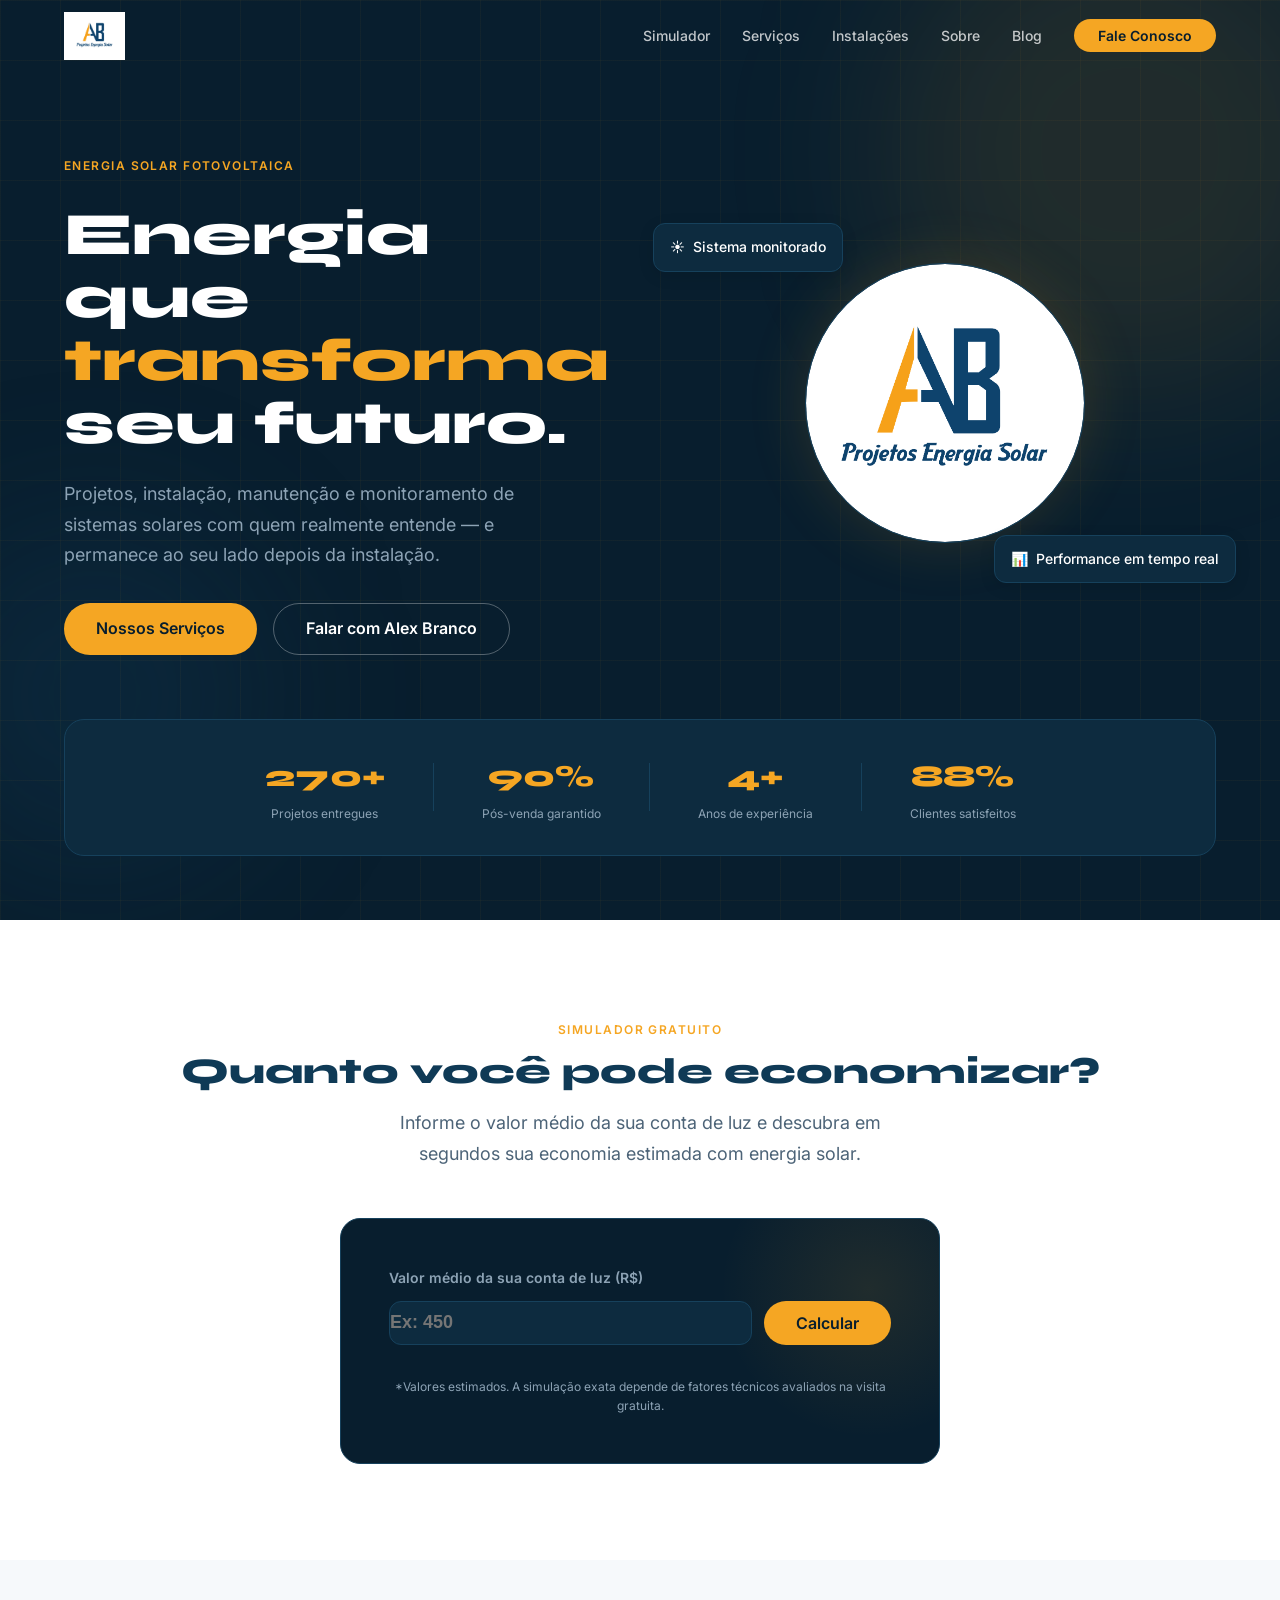
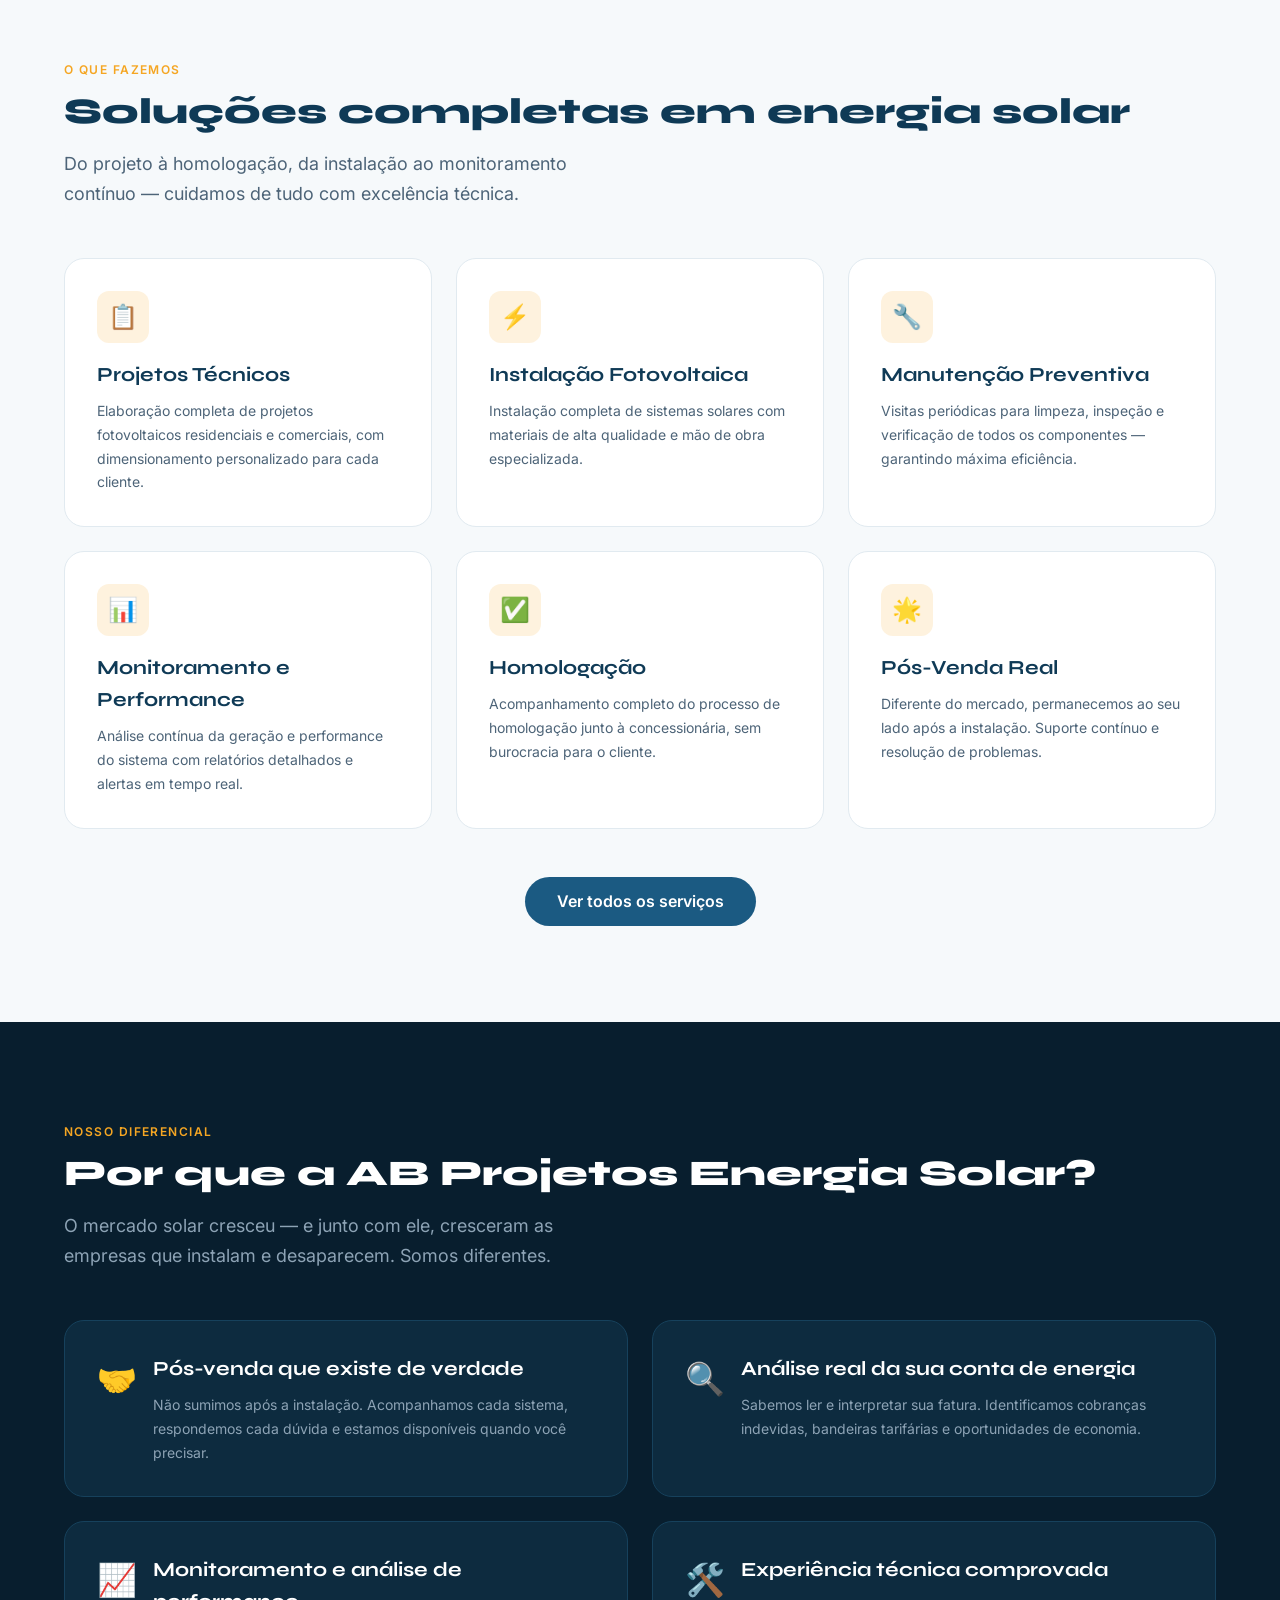
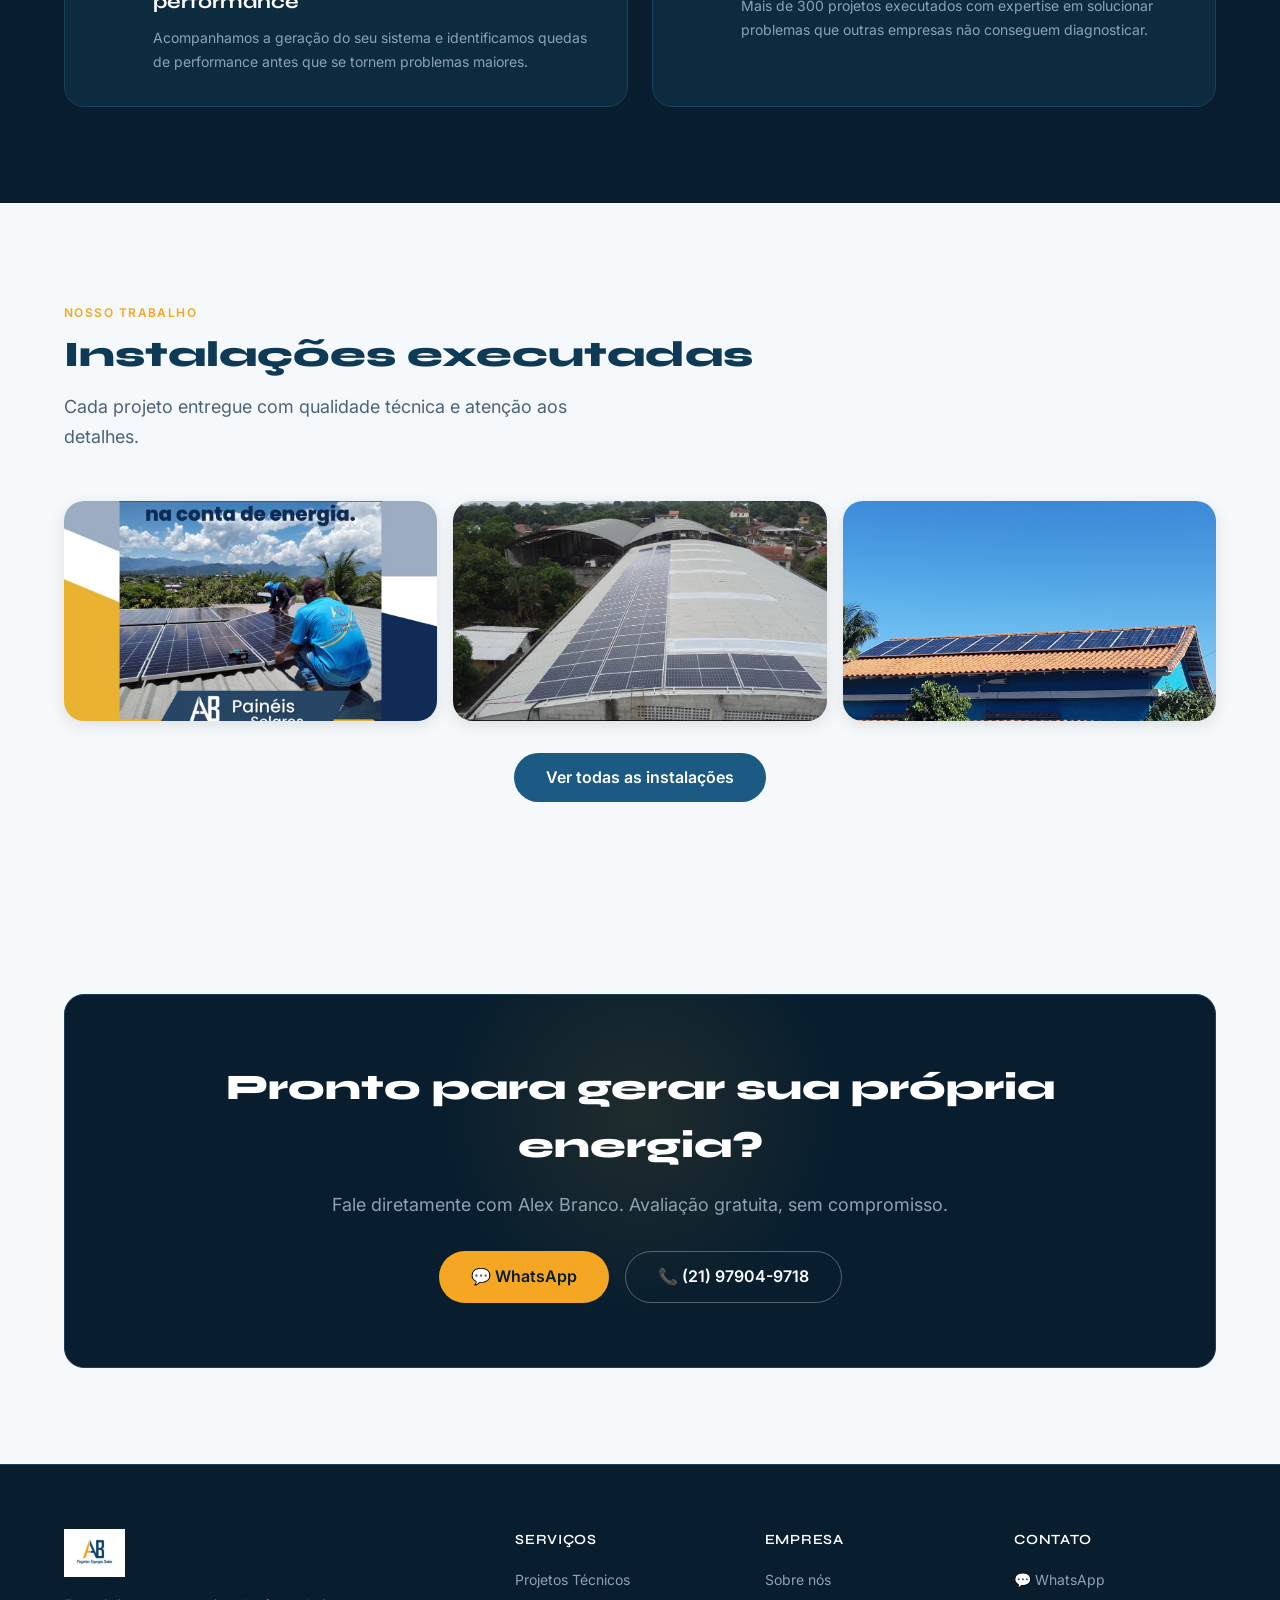
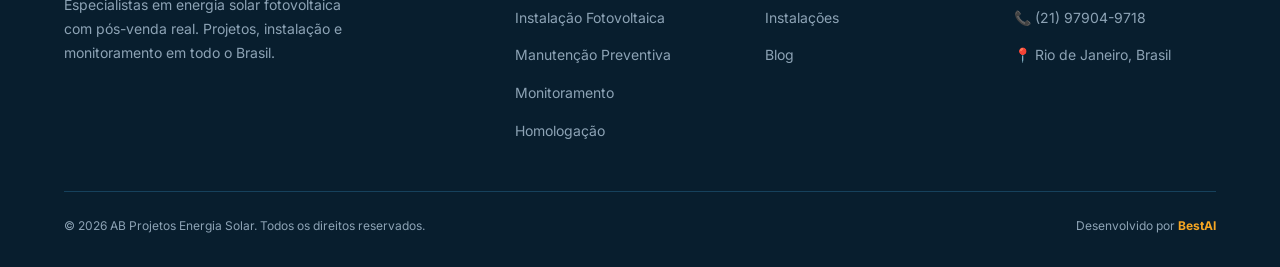
<file: index.html>
<!DOCTYPE html>
<html lang="pt-BR">
<head>
  <meta charset="UTF-8" />
  <meta name="viewport" content="width=device-width, initial-scale=1.0" />
  <meta name="description" content="AB Projetos Energia Solar — Instalação, manutenção e monitoramento de sistemas fotovoltaicos no Brasil. Qualidade, confiança e pós-venda real." />
  <title>AB Projetos Energia Solar — Energia que transforma</title>
  <link rel="icon" type="image/png" href="assets/images/Logo_AB_01.png" />
  <link rel="stylesheet" href="assets/css/style.css" />
</head>
<body>

  <!-- NAVBAR -->
  <nav class="navbar">
    <div class="container">
      <a href="index.html" class="navbar__logo">
        <img src="assets/images/Logo_AB_01.png" alt="AB Projetos Energia Solar" />
      </a>
      <ul class="navbar__links">
        <li><a href="#simulador">Simulador</a></li>
        <li><a href="pages/servicos.html">Serviços</a></li>
        <li><a href="pages/instalacoes.html">Instalações</a></li>
        <li><a href="pages/sobre.html">Sobre</a></li>
        <li><a href="pages/blog.html">Blog</a></li>
        <li><a href="#contacto" class="navbar__cta">Fale Conosco</a></li>
      </ul>
      <div class="navbar__toggle" aria-label="Menu">
        <span></span><span></span><span></span>
      </div>
    </div>
  </nav>

  <!-- HERO -->
  <section class="hero">
    <div class="hero__bg">
      <div class="hero__orb hero__orb--1"></div>
      <div class="hero__orb hero__orb--2"></div>
      <div class="hero__grid"></div>
    </div>
    <div class="container hero__content">
      <div class="hero__text">
        <span class="section__eyebrow">Energia Solar Fotovoltaica</span>
        <h1 class="hero__title">Energia que<br><span>transforma</span><br>seu futuro.</h1>
        <p class="hero__subtitle">Projetos, instalação, manutenção e monitoramento de sistemas solares com quem realmente entende — e permanece ao seu lado depois da instalação.</p>
        <div class="hero__actions">
          <a href="pages/servicos.html" class="btn btn--primary">Nossos Serviços</a>
          <a href="#contacto" class="btn btn--outline">Falar com Alex Branco</a>
        </div>
      </div>
      <div class="hero__visual">
        <div class="hero__card-float hero__card-float--1">
          <span>☀️</span><p>Sistema monitorado</p>
        </div>
        <div class="hero__logo-glow">
            <img src="assets/images/Logo_AB_01.png" alt="AB Projetos Energia Solar" style="width:100%;height:100%;object-fit:cover;border-radius:50%;" />
          </div>
        <div class="hero__card-float hero__card-float--2">
          <span>📊</span><p>Performance em tempo real</p>
        </div>
      </div>
    </div>

    <!-- STATS -->
    <div class="container">
      <div class="hero__stats">
        <div class="stat-item">
          <span class="stat-item__value" data-target="300+">300+</span>
          <span class="stat-item__label">Projetos entregues</span>
        </div>
        <div class="stat-item__divider"></div>
        <div class="stat-item">
          <span class="stat-item__value" data-target="100%">100%</span>
          <span class="stat-item__label">Pós-venda garantido</span>
        </div>
        <div class="stat-item__divider"></div>
        <div class="stat-item">
          <span class="stat-item__value" data-target="5+">5+</span>
          <span class="stat-item__label">Anos de experiência</span>
        </div>
        <div class="stat-item__divider"></div>
        <div class="stat-item">
          <span class="stat-item__value" data-target="98%">98%</span>
          <span class="stat-item__label">Clientes satisfeitos</span>
        </div>
      </div>
    </div>
  </section>

  <!-- SIMULADOR DE ECONOMIA -->
<section class="section section--surface" id="simulador">
    <div class="container">
      <div class="section__header" style="text-align:center;">
        <span class="section__eyebrow">Simulador Gratuito</span>
        <h2 class="section__title">Quanto você pode economizar?</h2>
        <p class="section__subtitle" style="margin:0 auto;">Informe o valor médio da sua conta de luz e descubra em segundos sua economia estimada com energia solar.</p>
      </div>
  
      <div style="max-width:600px;margin:var(--space-12) auto 0;">
        <div style="background:var(--color-dark-bg);border:1px solid var(--color-dark-border);border-radius:var(--radius-lg);padding:var(--space-12);position:relative;overflow:hidden;">
          <div style="position:absolute;top:-80px;right:-80px;width:300px;height:300px;background:radial-gradient(circle,rgba(245,166,35,0.10) 0%,transparent 70%);pointer-events:none;"></div>
  
          <label style="display:block;font-size:var(--text-sm);color:var(--color-text-muted);margin-bottom:var(--space-3);font-weight:600;">Valor médio da sua conta de luz (R$)</label>
  
          <div style="display:flex;gap:var(--space-3);margin-bottom:var(--space-8);position:relative;">
            <input type="number" id="contaInput" placeholder="Ex: 450" style="flex:1;padding:var(--space-4) var(--space-5);border-radius:var(--radius-md);border:1px solid var(--color-dark-border);background:var(--color-dark-surface);color:#fff;font-size:var(--text-lg);font-weight:600;outline:none;" />
            <button onclick="calcularEconomia()" class="btn btn--primary" style="white-space:nowrap;">Calcular</button>
          </div>
  
          <div id="resultadoSimulador" style="display:none;position:relative;">
            <div style="display:grid;grid-template-columns:1fr 1fr;gap:var(--space-4);margin-bottom:var(--space-6);">
              <div style="background:var(--color-dark-surface);border:1px solid var(--color-dark-border);border-radius:var(--radius-md);padding:var(--space-5);text-align:center;">
                <div style="font-family:var(--font-display);font-size:var(--text-2xl);font-weight:900;color:var(--color-yellow);" id="economiaMensal">R$ 0</div>
                <div style="font-size:var(--text-xs);color:var(--color-text-muted);margin-top:4px;">Economia mensal estimada</div>
              </div>
              <div style="background:var(--color-dark-surface);border:1px solid var(--color-dark-border);border-radius:var(--radius-md);padding:var(--space-5);text-align:center;">
                <div style="font-family:var(--font-display);font-size:var(--text-2xl);font-weight:900;color:var(--color-yellow);" id="economiaAnual">R$ 0</div>
                <div style="font-size:var(--text-xs);color:var(--color-text-muted);margin-top:4px;">Economia anual estimada</div>
              </div>
            </div>
            <div style="background:var(--color-yellow-glow);border:1px solid var(--color-yellow);border-radius:var(--radius-md);padding:var(--space-5);text-align:center;margin-bottom:var(--space-6);">
              <div style="font-size:var(--text-sm);color:var(--color-text-light);">Tempo estimado de retorno do investimento</div>
              <div style="font-family:var(--font-display);font-size:var(--text-3xl);font-weight:900;color:var(--color-yellow);margin-top:4px;" id="paybackTempo">0 anos</div>
            </div>
            <a id="ctaWhatsapp" href="#" target="_blank" class="btn btn--primary" style="width:100%;justify-content:center;margin-bottom:var(--space-3);">💬 Fale Conosco</a>
<button onclick="voltarSimulador()" style="width:100%;background:transparent;border:1px solid var(--color-dark-border);color:var(--color-text-muted);padding:var(--space-3);border-radius:var(--radius-full);font-size:var(--text-sm);cursor:pointer;display:flex;align-items:center;justify-content:center;gap:6px;transition:border-color 0.2s,color 0.2s;" onmouseover="this.style.borderColor='var(--color-yellow)';this.style.color='var(--color-yellow)'" onmouseout="this.style.borderColor='var(--color-dark-border)';this.style.color='var(--color-text-muted)'">
  ← Refazer simulação
</button>
          </div>
  
          <p style="font-size:var(--text-xs);color:var(--color-text-muted);margin-top:var(--space-4);text-align:center;position:relative;">*Valores estimados. A simulação exata depende de fatores técnicos avaliados na visita gratuita.</p>
        </div>
      </div>
    </div>
  </section>

  <!-- SERVIÇOS -->
  <section class="section section--light" id="servicos">
    <div class="container">
      <div class="section__header">
        <span class="section__eyebrow">O que fazemos</span>
        <h2 class="section__title">Soluções completas em energia solar</h2>
        <p class="section__subtitle">Do projeto à homologação, da instalação ao monitoramento contínuo — cuidamos de tudo com excelência técnica.</p>
      </div>
      <div class="services__grid">
        <div class="card">
          <div class="card__icon">📋</div>
          <h3 class="card__title">Projetos Técnicos</h3>
          <p class="card__text">Elaboração completa de projetos fotovoltaicos residenciais e comerciais, com dimensionamento personalizado para cada cliente.</p>
        </div>
        <div class="card">
          <div class="card__icon">⚡</div>
          <h3 class="card__title">Instalação Fotovoltaica</h3>
          <p class="card__text">Instalação completa de sistemas solares com materiais de alta qualidade e mão de obra especializada.</p>
        </div>
        <div class="card">
          <div class="card__icon">🔧</div>
          <h3 class="card__title">Manutenção Preventiva</h3>
          <p class="card__text">Visitas periódicas para limpeza, inspeção e verificação de todos os componentes — garantindo máxima eficiência.</p>
        </div>
        <div class="card">
          <div class="card__icon">📊</div>
          <h3 class="card__title">Monitoramento e Performance</h3>
          <p class="card__text">Análise contínua da geração e performance do sistema com relatórios detalhados e alertas em tempo real.</p>
        </div>
        <div class="card">
          <div class="card__icon">✅</div>
          <h3 class="card__title">Homologação</h3>
          <p class="card__text">Acompanhamento completo do processo de homologação junto à concessionária, sem burocracia para o cliente.</p>
        </div>
        <div class="card">
          <div class="card__icon">🌟</div>
          <h3 class="card__title">Pós-Venda Real</h3>
          <p class="card__text">Diferente do mercado, permanecemos ao seu lado após a instalação. Suporte contínuo e resolução de problemas.</p>
        </div>
      </div>
      <div style="text-align:center;margin-top:var(--space-12);">
        <a href="pages/servicos.html" class="btn btn--blue">Ver todos os serviços</a>
      </div>
    </div>
  </section>

  <!-- POR QUE ESCOLHER -->
  <section class="section section--dark">
    <div class="container">
      <div class="section__header">
        <span class="section__eyebrow">Nosso diferencial</span>
        <h2 class="section__title">Por que a AB Projetos Energia Solar?</h2>
        <p class="section__subtitle">O mercado solar cresceu — e junto com ele, cresceram as empresas que instalam e desaparecem. Somos diferentes.</p>
      </div>
      <div style="display:grid;grid-template-columns:repeat(2,1fr);gap:var(--space-6);">
        <div class="card card--dark" style="display:flex;gap:var(--space-4);align-items:flex-start;">
          <div style="font-size:2rem;flex-shrink:0;">🤝</div>
          <div>
            <h3 class="card__title" style="color:#fff;">Pós-venda que existe de verdade</h3>
            <p class="card__text">Não sumimos após a instalação. Acompanhamos cada sistema, respondemos cada dúvida e estamos disponíveis quando você precisar.</p>
          </div>
        </div>
        <div class="card card--dark" style="display:flex;gap:var(--space-4);align-items:flex-start;">
          <div style="font-size:2rem;flex-shrink:0;">🔍</div>
          <div>
            <h3 class="card__title" style="color:#fff;">Análise real da sua conta de energia</h3>
            <p class="card__text">Sabemos ler e interpretar sua fatura. Identificamos cobranças indevidas, bandeiras tarifárias e oportunidades de economia.</p>
          </div>
        </div>
        <div class="card card--dark" style="display:flex;gap:var(--space-4);align-items:flex-start;">
          <div style="font-size:2rem;flex-shrink:0;">📈</div>
          <div>
            <h3 class="card__title" style="color:#fff;">Monitoramento e análise de performance</h3>
            <p class="card__text">Acompanhamos a geração do seu sistema e identificamos quedas de performance antes que se tornem problemas maiores.</p>
          </div>
        </div>
        <div class="card card--dark" style="display:flex;gap:var(--space-4);align-items:flex-start;">
          <div style="font-size:2rem;flex-shrink:0;">🛠️</div>
          <div>
            <h3 class="card__title" style="color:#fff;">Experiência técnica comprovada</h3>
            <p class="card__text">Mais de 300 projetos executados com expertise em solucionar problemas que outras empresas não conseguem diagnosticar.</p>
          </div>
        </div>
      </div>
    </div>
  </section>

  <!-- GALERIA PRÉVIA -->
  <section class="section section--light">
    <div class="container">
      <div class="section__header">
        <span class="section__eyebrow">Nosso trabalho</span>
        <h2 class="section__title">Instalações executadas</h2>
        <p class="section__subtitle">Cada projeto entregue com qualidade técnica e atenção aos detalhes.</p>
      </div>
      <div style="display:grid;grid-template-columns:repeat(3,1fr);gap:var(--space-4);">
        <div class="install-card" style="border-radius:var(--radius-lg);overflow:hidden;box-shadow:var(--shadow-md);">
          <img src="assets/images/img1.jpg" alt="Instalação 1" style="width:100%;height:220px;object-fit:cover;transition:transform 0.4s ease;" onmouseover="this.style.transform='scale(1.05)'" onmouseout="this.style.transform='scale(1)'" />
        </div>
        <div class="install-card" style="border-radius:var(--radius-lg);overflow:hidden;box-shadow:var(--shadow-md);">
          <img src="assets/images/img2.jpg" alt="Instalação 2" style="width:100%;height:220px;object-fit:cover;transition:transform 0.4s ease;" onmouseover="this.style.transform='scale(1.05)'" onmouseout="this.style.transform='scale(1)'" />
        </div>
        <div class="install-card" style="border-radius:var(--radius-lg);overflow:hidden;box-shadow:var(--shadow-md);">
          <img src="assets/images/img3.jpg" alt="Instalação 3" style="width:100%;height:220px;object-fit:cover;transition:transform 0.4s ease;" onmouseover="this.style.transform='scale(1.05)'" onmouseout="this.style.transform='scale(1)'" />
        </div>
      </div>
      <div style="text-align:center;margin-top:var(--space-8);">
        <a href="pages/instalacoes.html" class="btn btn--blue">Ver todas as instalações</a>
      </div>
    </div>
  </section>

  <!-- CONTACTO -->
  <section class="section cta-section" id="contacto">
    <div class="container">
      <div class="cta-box">
        <h2 class="cta-box__title">Pronto para gerar sua própria energia?</h2>
        <p class="cta-box__subtitle">Fale diretamente com Alex Branco. Avaliação gratuita, sem compromisso.</p>
        <div style="display:flex;gap:var(--space-4);justify-content:center;flex-wrap:wrap;position:relative;">
          <a href="https://wa.me/5521979049718" target="_blank" class="btn btn--primary">
            💬 WhatsApp
          </a>
          <a href="tel:+5521979049718" class="btn btn--outline">
            📞 (21) 97904-9718
          </a>
        </div>
      </div>
    </div>
  </section>

  <!-- FOOTER -->
  <footer class="footer">
    <div class="container">
      <div class="footer__grid">
        <div class="footer__brand">
          <img src="assets/images/Logo_AB_01.png" alt="AB Projetos Energia Solar" />
          <p>Especialistas em energia solar fotovoltaica com pós-venda real. Projetos, instalação e monitoramento em todo o Brasil.</p>
        </div>
        <div class="footer__col">
          <h4>Serviços</h4>
          <ul>
            <li><a href="pages/servicos.html">Projetos Técnicos</a></li>
            <li><a href="pages/servicos.html">Instalação Fotovoltaica</a></li>
            <li><a href="pages/servicos.html">Manutenção Preventiva</a></li>
            <li><a href="pages/servicos.html">Monitoramento</a></li>
            <li><a href="pages/servicos.html">Homologação</a></li>
          </ul>
        </div>
        <div class="footer__col">
          <h4>Empresa</h4>
          <ul>
            <li><a href="pages/sobre.html">Sobre nós</a></li>
            <li><a href="pages/instalacoes.html">Instalações</a></li>
            <li><a href="pages/blog.html">Blog</a></li>
          </ul>
        </div>
        <div class="footer__col">
          <h4>Contato</h4>
          <ul>
            <li><a href="https://wa.me/5521979049718" target="_blank">💬 WhatsApp</a></li>
            <li><a href="tel:+5521979049718">📞 (21) 97904-9718</a></li>
            <li><a href="#">📍 Rio de Janeiro, Brasil</a></li>
          </ul>
        </div>
      </div>
      <div class="footer__bottom">
        <span>© 2026 AB Projetos Energia Solar. Todos os direitos reservados.</span>
        <span>Desenvolvido por <strong style="color:var(--color-yellow);">BestAI</strong></span>
      </div>
    </div>
  </footer>

  <script>
    function calcularEconomia() {
      const conta = parseFloat(document.getElementById('contaInput').value);
      if (!conta || conta <= 0) {
        alert('Por favor, informe um valor válido da sua conta de luz.');
        return;
      }
    
      const economiaMensal = conta * 0.85;
      const economiaAnual = economiaMensal * 12;
      const investimentoEstimado = conta * 38;
      const paybackAnos = (investimentoEstimado / economiaAnual).toFixed(1);
    
      document.getElementById('economiaMensal').textContent =
        'R$ ' + economiaMensal.toLocaleString('pt-BR', {minimumFractionDigits: 0, maximumFractionDigits: 0});
      document.getElementById('economiaAnual').textContent =
        'R$ ' + economiaAnual.toLocaleString('pt-BR', {minimumFractionDigits: 0, maximumFractionDigits: 0});
      document.getElementById('paybackTempo').textContent = paybackAnos + ' anos';
    
      document.getElementById('resultadoSimulador').style.display = 'block';
    }
    function voltarSimulador() {
  document.getElementById('resultadoSimulador').style.display = 'none';
  document.getElementById('contaInput').value = '';
  document.getElementById('contaInput').focus();
}
    </script>

  <script src="assets/js/main.js"></script>
</body>
</html>
</file>
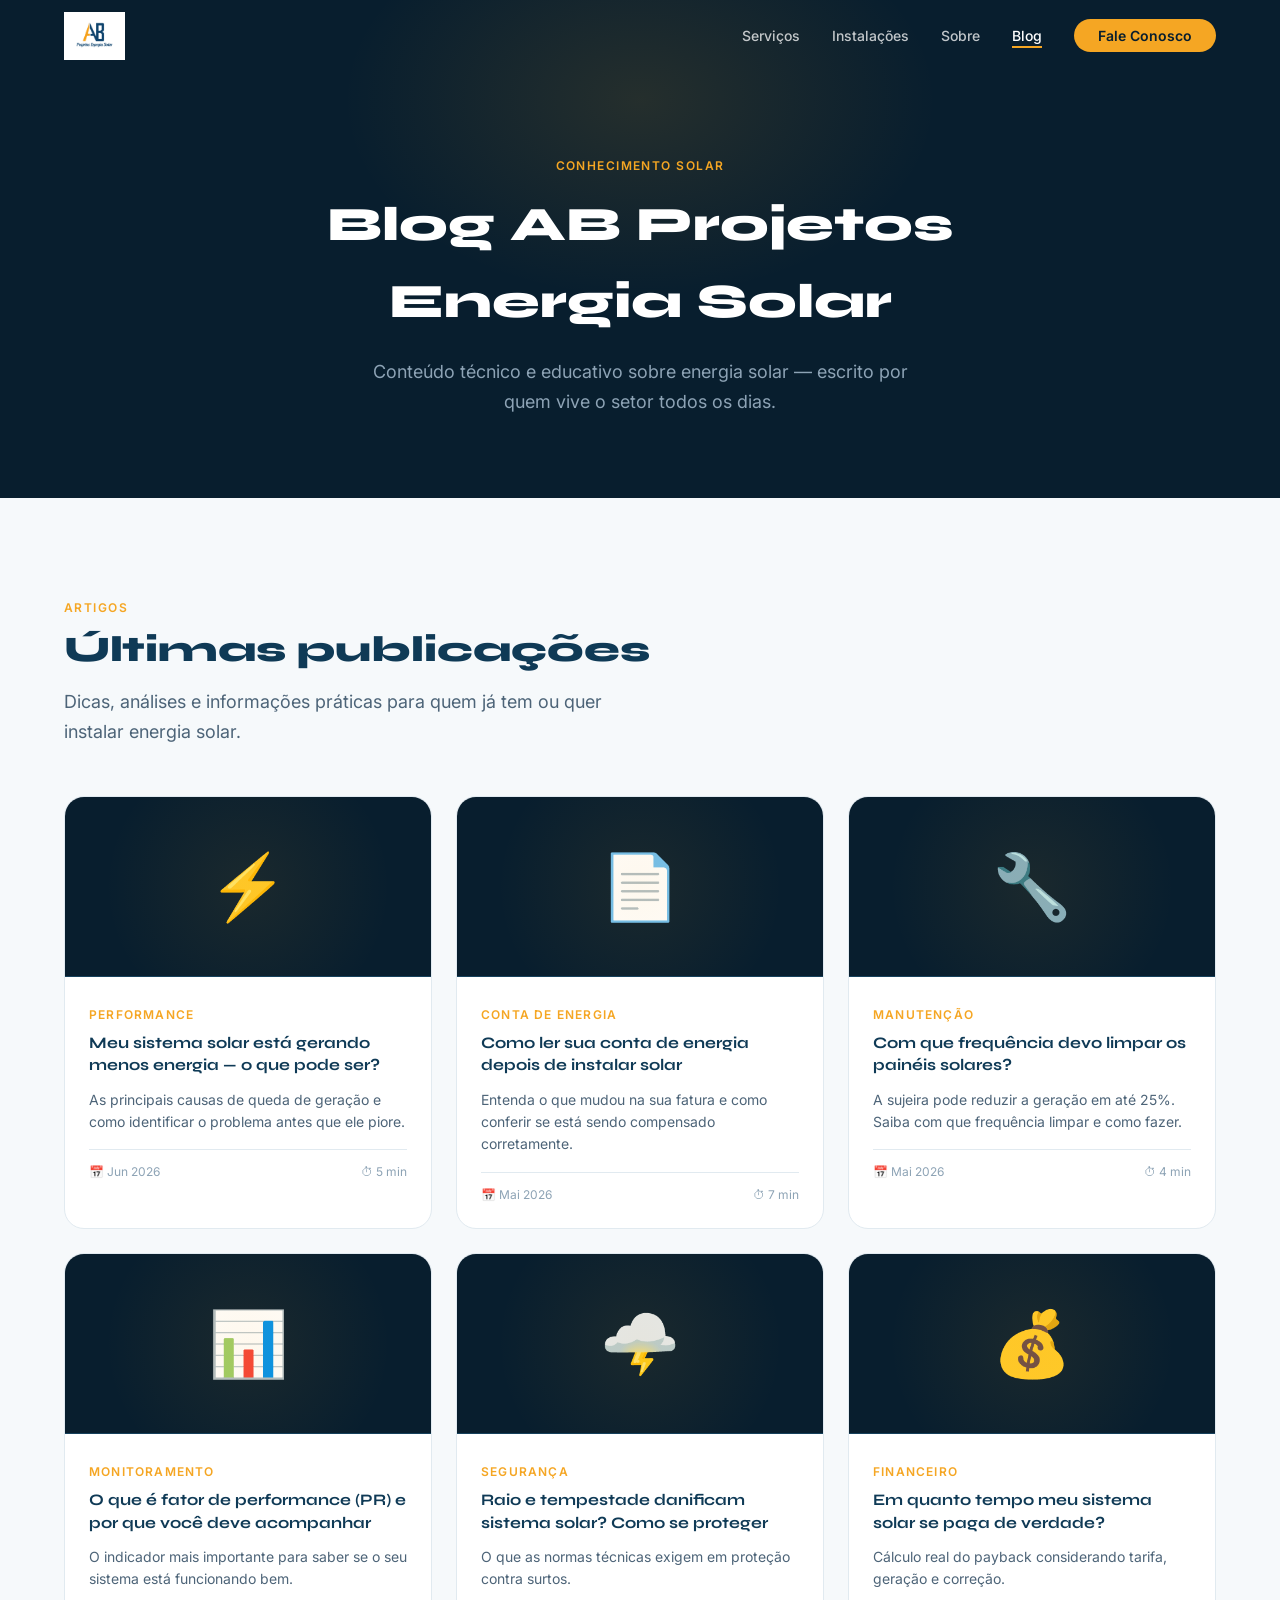
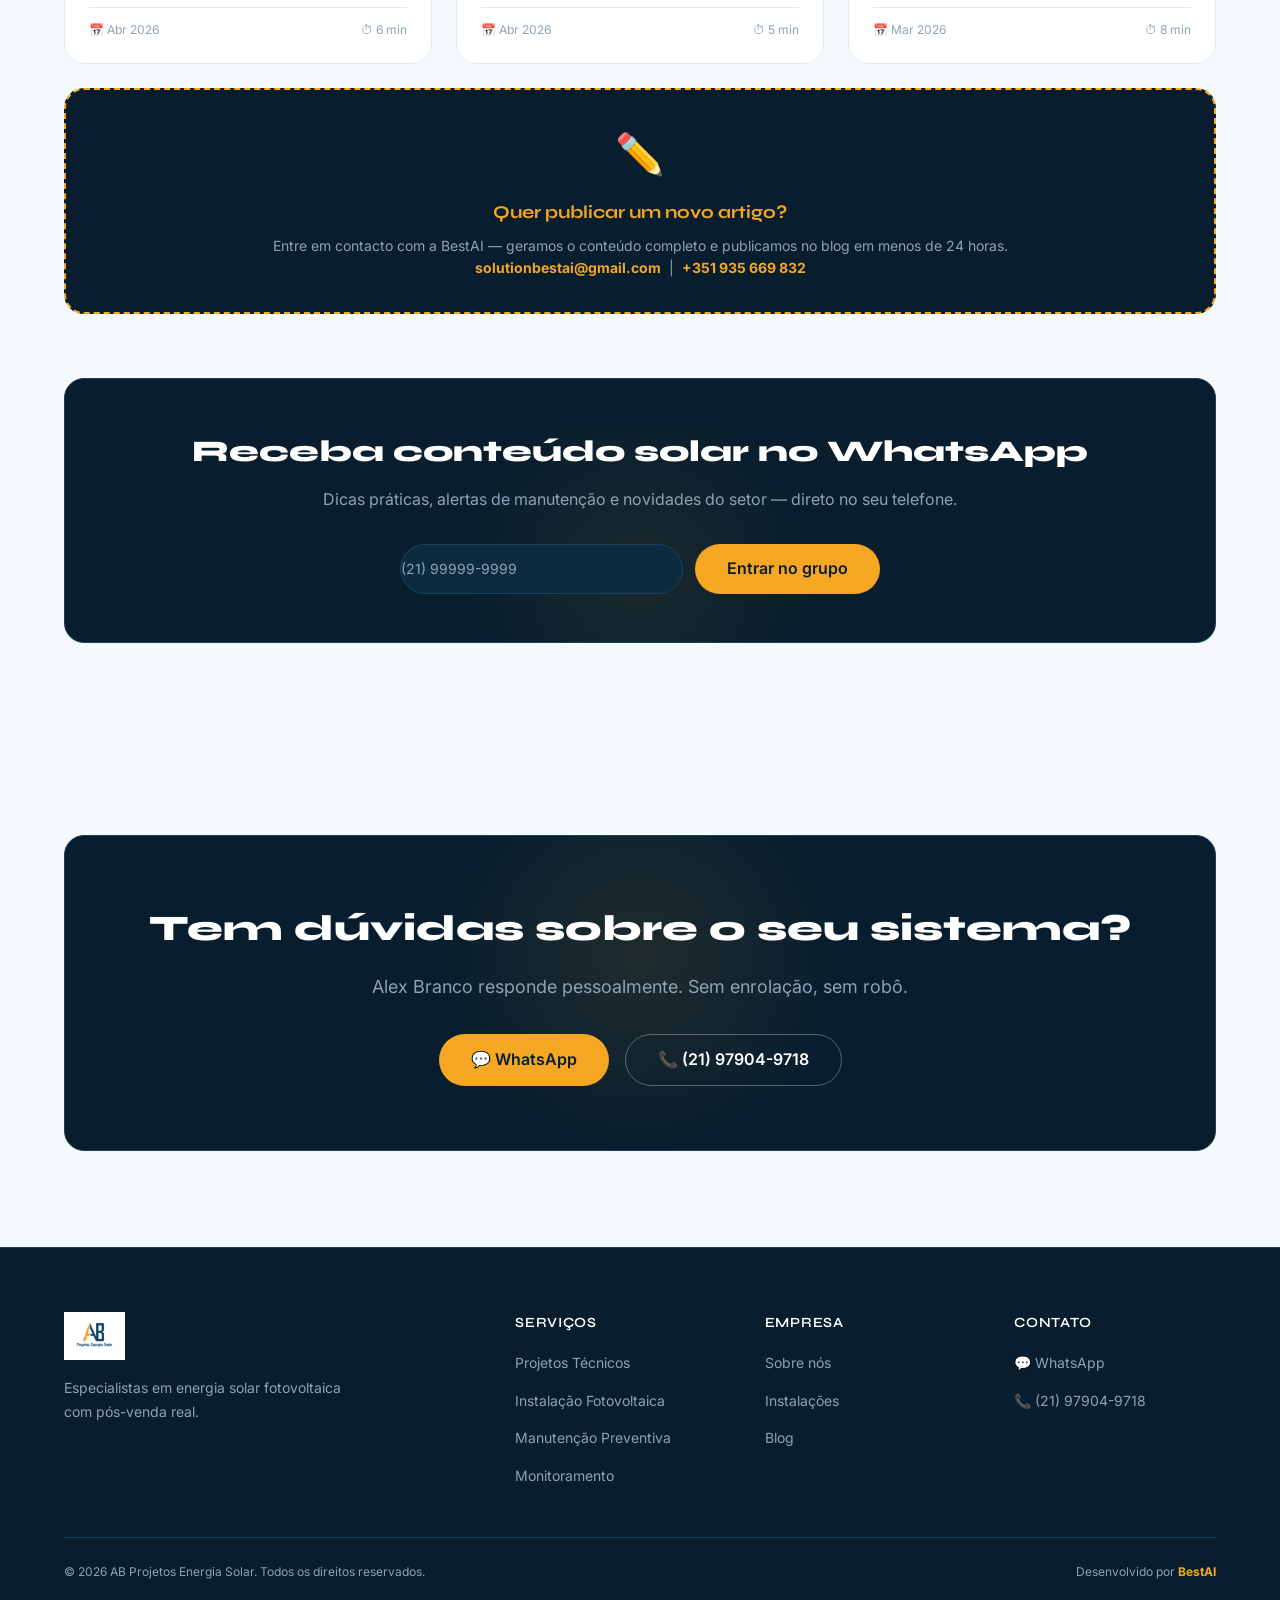
<file: pages/blog.html>
<!DOCTYPE html>
<html lang="pt-BR">
<head>
  <meta charset="UTF-8" />
  <meta name="viewport" content="width=device-width, initial-scale=1.0" />
  <meta name="description" content="Blog AB Projetos Energia Solar — Conteúdo técnico e educativo sobre energia solar fotovoltaica." />
  <title>Blog — AB Projetos Energia Solar</title>
  <link rel="icon" type="image/png" href="../assets/images/Logo_AB_01.png" />
  <link rel="stylesheet" href="../assets/css/style.css" />
  <style>
    .blog-grid { display: grid; grid-template-columns: repeat(3, 1fr); gap: var(--space-6); margin-top: var(--space-12); }
    .blog-card {
      background: var(--color-light-surface); border: 1px solid var(--color-light-border);
      border-radius: var(--radius-lg); overflow: hidden;
      transition: box-shadow var(--transition-normal), transform var(--transition-normal), border-color var(--transition-normal);
      cursor: pointer;
    }
    .blog-card:hover { box-shadow: var(--shadow-lg); transform: translateY(-4px); border-color: var(--color-yellow); }
    .blog-card__thumb {
      height: 180px; background: var(--color-dark-bg); display: flex; align-items: center;
      justify-content: center; font-size: 4rem; border-bottom: 1px solid var(--color-dark-border);
      position: relative; overflow: hidden;
    }
    .blog-card__thumb::before { content: ''; position: absolute; inset: 0; background: radial-gradient(circle at center, rgba(245,166,35,0.08) 0%, transparent 70%); }
    .blog-card__body { padding: var(--space-6); }
    .blog-card__tag { display: inline-block; font-size: var(--text-xs); font-weight: var(--weight-semibold); color: var(--color-yellow); text-transform: uppercase; letter-spacing: 0.1em; margin-bottom: var(--space-2); }
    .blog-card__title { font-family: var(--font-display); font-size: var(--text-base); font-weight: var(--weight-bold); line-height: 1.4; margin-bottom: var(--space-3); color: var(--color-text-primary); }
    .blog-card__desc { font-size: var(--text-sm); color: var(--color-text-secondary); line-height: 1.6; margin-bottom: var(--space-4); }
    .blog-card__meta { display: flex; justify-content: space-between; font-size: var(--text-xs); color: var(--color-text-muted); border-top: 1px solid var(--color-light-border); padding-top: var(--space-3); }
    .admin-notice { background: var(--color-dark-bg); border: 2px dashed var(--color-yellow); border-radius: var(--radius-lg); padding: var(--space-8); text-align: center; margin-top: var(--space-6); }
    .admin-notice__icon { font-size: 2.5rem; margin-bottom: var(--space-3); }
    .admin-notice__title { font-family: var(--font-display); font-size: var(--text-lg); font-weight: var(--weight-bold); color: var(--color-yellow); margin-bottom: var(--space-2); }
    .admin-notice__text { font-size: var(--text-sm); color: var(--color-text-muted); }
    .newsletter {
      background: var(--color-dark-bg); border: 1px solid var(--color-dark-border);
      border-radius: var(--radius-lg); padding: var(--space-12); text-align: center; margin-top: var(--space-16);
      position: relative; overflow: hidden;
    }
    .newsletter::before { content: ''; position: absolute; bottom: -80px; left: 50%; transform: translateX(-50%); width: 400px; height: 300px; background: radial-gradient(circle, rgba(245,166,35,0.08) 0%, transparent 70%); pointer-events: none; }
    .newsletter__title { font-family: var(--font-display); font-size: var(--text-3xl); font-weight: var(--weight-black); color: #fff; margin-bottom: var(--space-3); position: relative; }
    .newsletter__subtitle { color: var(--color-text-muted); margin-bottom: var(--space-8); position: relative; }
    .newsletter__form { display: flex; gap: var(--space-3); max-width: 480px; margin: 0 auto; position: relative; }
    .newsletter__input {
      flex: 1; padding: var(--space-3) var(--space-5); border-radius: var(--radius-full);
      border: 1px solid var(--color-dark-border); background: var(--color-dark-surface);
      color: #fff; font-family: var(--font-body); font-size: var(--text-sm); outline: none; transition: border-color var(--transition-fast);
    }
    .newsletter__input:focus { border-color: var(--color-yellow); }
    .newsletter__input::placeholder { color: var(--color-text-muted); }
    @media (max-width: 768px) {
      .blog-grid { grid-template-columns: 1fr; }
      .newsletter__form { flex-direction: column; }
    }
  </style>
</head>
<body>

  <nav class="navbar scrolled">
    <div class="container">
      <a href="../index.html" class="navbar__logo">
        <img src="../assets/images/Logo_AB_01.png" alt="AB Projetos Energia Solar" />
      </a>
      <ul class="navbar__links">
        <li><a href="servicos.html">Serviços</a></li>
        <li><a href="instalacoes.html">Instalações</a></li>
        <li><a href="sobre.html">Sobre</a></li>
        <li><a href="blog.html" class="active">Blog</a></li>
        <li><a href="../index.html#contacto" class="navbar__cta">Fale Conosco</a></li>
      </ul>
      <div class="navbar__toggle"><span></span><span></span><span></span></div>
    </div>
  </nav>

  <section class="page-hero">
    <div class="container">
      <span class="page-hero__eyebrow">Conhecimento solar</span>
      <h1 class="page-hero__title">Blog AB Projetos<br>Energia Solar</h1>
      <p class="page-hero__subtitle">Conteúdo técnico e educativo sobre energia solar — escrito por quem vive o setor todos os dias.</p>
    </div>
  </section>

  <section class="section section--light">
    <div class="container">

      <div class="section__header">
        <span class="section__eyebrow">Artigos</span>
        <h2 class="section__title">Últimas publicações</h2>
        <p class="section__subtitle">Dicas, análises e informações práticas para quem já tem ou quer instalar energia solar.</p>
      </div>

      <div class="blog-grid">
        <div class="blog-card">
          <div class="blog-card__thumb">⚡</div>
          <div class="blog-card__body">
            <p class="blog-card__tag">Performance</p>
            <h3 class="blog-card__title">Meu sistema solar está gerando menos energia — o que pode ser?</h3>
            <p class="blog-card__desc">As principais causas de queda de geração e como identificar o problema antes que ele piore.</p>
            <div class="blog-card__meta"><span>📅 Jun 2026</span><span>⏱ 5 min</span></div>
          </div>
        </div>
        <div class="blog-card">
          <div class="blog-card__thumb">📄</div>
          <div class="blog-card__body">
            <p class="blog-card__tag">Conta de Energia</p>
            <h3 class="blog-card__title">Como ler sua conta de energia depois de instalar solar</h3>
            <p class="blog-card__desc">Entenda o que mudou na sua fatura e como conferir se está sendo compensado corretamente.</p>
            <div class="blog-card__meta"><span>📅 Mai 2026</span><span>⏱ 7 min</span></div>
          </div>
        </div>
        <div class="blog-card">
          <div class="blog-card__thumb">🔧</div>
          <div class="blog-card__body">
            <p class="blog-card__tag">Manutenção</p>
            <h3 class="blog-card__title">Com que frequência devo limpar os painéis solares?</h3>
            <p class="blog-card__desc">A sujeira pode reduzir a geração em até 25%. Saiba com que frequência limpar e como fazer.</p>
            <div class="blog-card__meta"><span>📅 Mai 2026</span><span>⏱ 4 min</span></div>
          </div>
        </div>
        <div class="blog-card">
          <div class="blog-card__thumb">📊</div>
          <div class="blog-card__body">
            <p class="blog-card__tag">Monitoramento</p>
            <h3 class="blog-card__title">O que é fator de performance (PR) e por que você deve acompanhar</h3>
            <p class="blog-card__desc">O indicador mais importante para saber se o seu sistema está funcionando bem.</p>
            <div class="blog-card__meta"><span>📅 Abr 2026</span><span>⏱ 6 min</span></div>
          </div>
        </div>
        <div class="blog-card">
          <div class="blog-card__thumb">🌩️</div>
          <div class="blog-card__body">
            <p class="blog-card__tag">Segurança</p>
            <h3 class="blog-card__title">Raio e tempestade danificam sistema solar? Como se proteger</h3>
            <p class="blog-card__desc">O que as normas técnicas exigem em proteção contra surtos.</p>
            <div class="blog-card__meta"><span>📅 Abr 2026</span><span>⏱ 5 min</span></div>
          </div>
        </div>
        <div class="blog-card">
          <div class="blog-card__thumb">💰</div>
          <div class="blog-card__body">
            <p class="blog-card__tag">Financeiro</p>
            <h3 class="blog-card__title">Em quanto tempo meu sistema solar se paga de verdade?</h3>
            <p class="blog-card__desc">Cálculo real do payback considerando tarifa, geração e correção.</p>
            <div class="blog-card__meta"><span>📅 Mar 2026</span><span>⏱ 8 min</span></div>
          </div>
        </div>
      </div>

      <div class="admin-notice">
        <div class="admin-notice__icon">✏️</div>
        <h3 class="admin-notice__title">Quer publicar um novo artigo?</h3>
        <p class="admin-notice__text">Entre em contacto com a BestAI — geramos o conteúdo completo e publicamos no blog em menos de 24 horas.<br>
        <strong style="color:var(--color-yellow);">solutionbestai@gmail.com</strong> &nbsp;|&nbsp; <strong style="color:var(--color-yellow);">+351 935 669 832</strong></p>
      </div>

      <div class="newsletter">
        <h2 class="newsletter__title">Receba conteúdo solar no WhatsApp</h2>
        <p class="newsletter__subtitle">Dicas práticas, alertas de manutenção e novidades do setor — direto no seu telefone.</p>
        <div class="newsletter__form">
          <input type="tel" class="newsletter__input" placeholder="(21) 99999-9999" />
          <a href="https://wa.me/5521979049718" target="_blank" class="btn btn--primary">Entrar no grupo</a>
        </div>
      </div>

    </div>
  </section>

  <section class="section cta-section">
    <div class="container">
      <div class="cta-box">
        <h2 class="cta-box__title">Tem dúvidas sobre o seu sistema?</h2>
        <p class="cta-box__subtitle">Alex Branco responde pessoalmente. Sem enrolação, sem robô.</p>
        <div style="display:flex;gap:var(--space-4);justify-content:center;flex-wrap:wrap;position:relative;">
          <a href="https://wa.me/5521979049718" target="_blank" class="btn btn--primary">💬 WhatsApp</a>
          <a href="tel:+5521979049718" class="btn btn--outline">📞 (21) 97904-9718</a>
        </div>
      </div>
    </div>
  </section>

  <footer class="footer">
    <div class="container">
      <div class="footer__grid">
        <div class="footer__brand">
          <img src="../assets/images/Logo_AB_01.png" alt="AB Projetos Energia Solar" />
          <p>Especialistas em energia solar fotovoltaica com pós-venda real.</p>
        </div>
        <div class="footer__col">
          <h4>Serviços</h4>
          <ul>
            <li><a href="servicos.html">Projetos Técnicos</a></li>
            <li><a href="servicos.html">Instalação Fotovoltaica</a></li>
            <li><a href="servicos.html">Manutenção Preventiva</a></li>
            <li><a href="servicos.html">Monitoramento</a></li>
          </ul>
        </div>
        <div class="footer__col">
          <h4>Empresa</h4>
          <ul>
            <li><a href="sobre.html">Sobre nós</a></li>
            <li><a href="instalacoes.html">Instalações</a></li>
            <li><a href="blog.html">Blog</a></li>
          </ul>
        </div>
        <div class="footer__col">
          <h4>Contato</h4>
          <ul>
            <li><a href="https://wa.me/5521979049718" target="_blank">💬 WhatsApp</a></li>
            <li><a href="tel:+5521979049718">📞 (21) 97904-9718</a></li>
          </ul>
        </div>
      </div>
      <div class="footer__bottom">
        <span>© 2026 AB Projetos Energia Solar. Todos os direitos reservados.</span>
        <span>Desenvolvido por <strong style="color:var(--color-yellow);">BestAI</strong></span>
      </div>
    </div>
  </footer>

  <script src="../assets/js/main.js"></script>
</body>
</html>
</file>
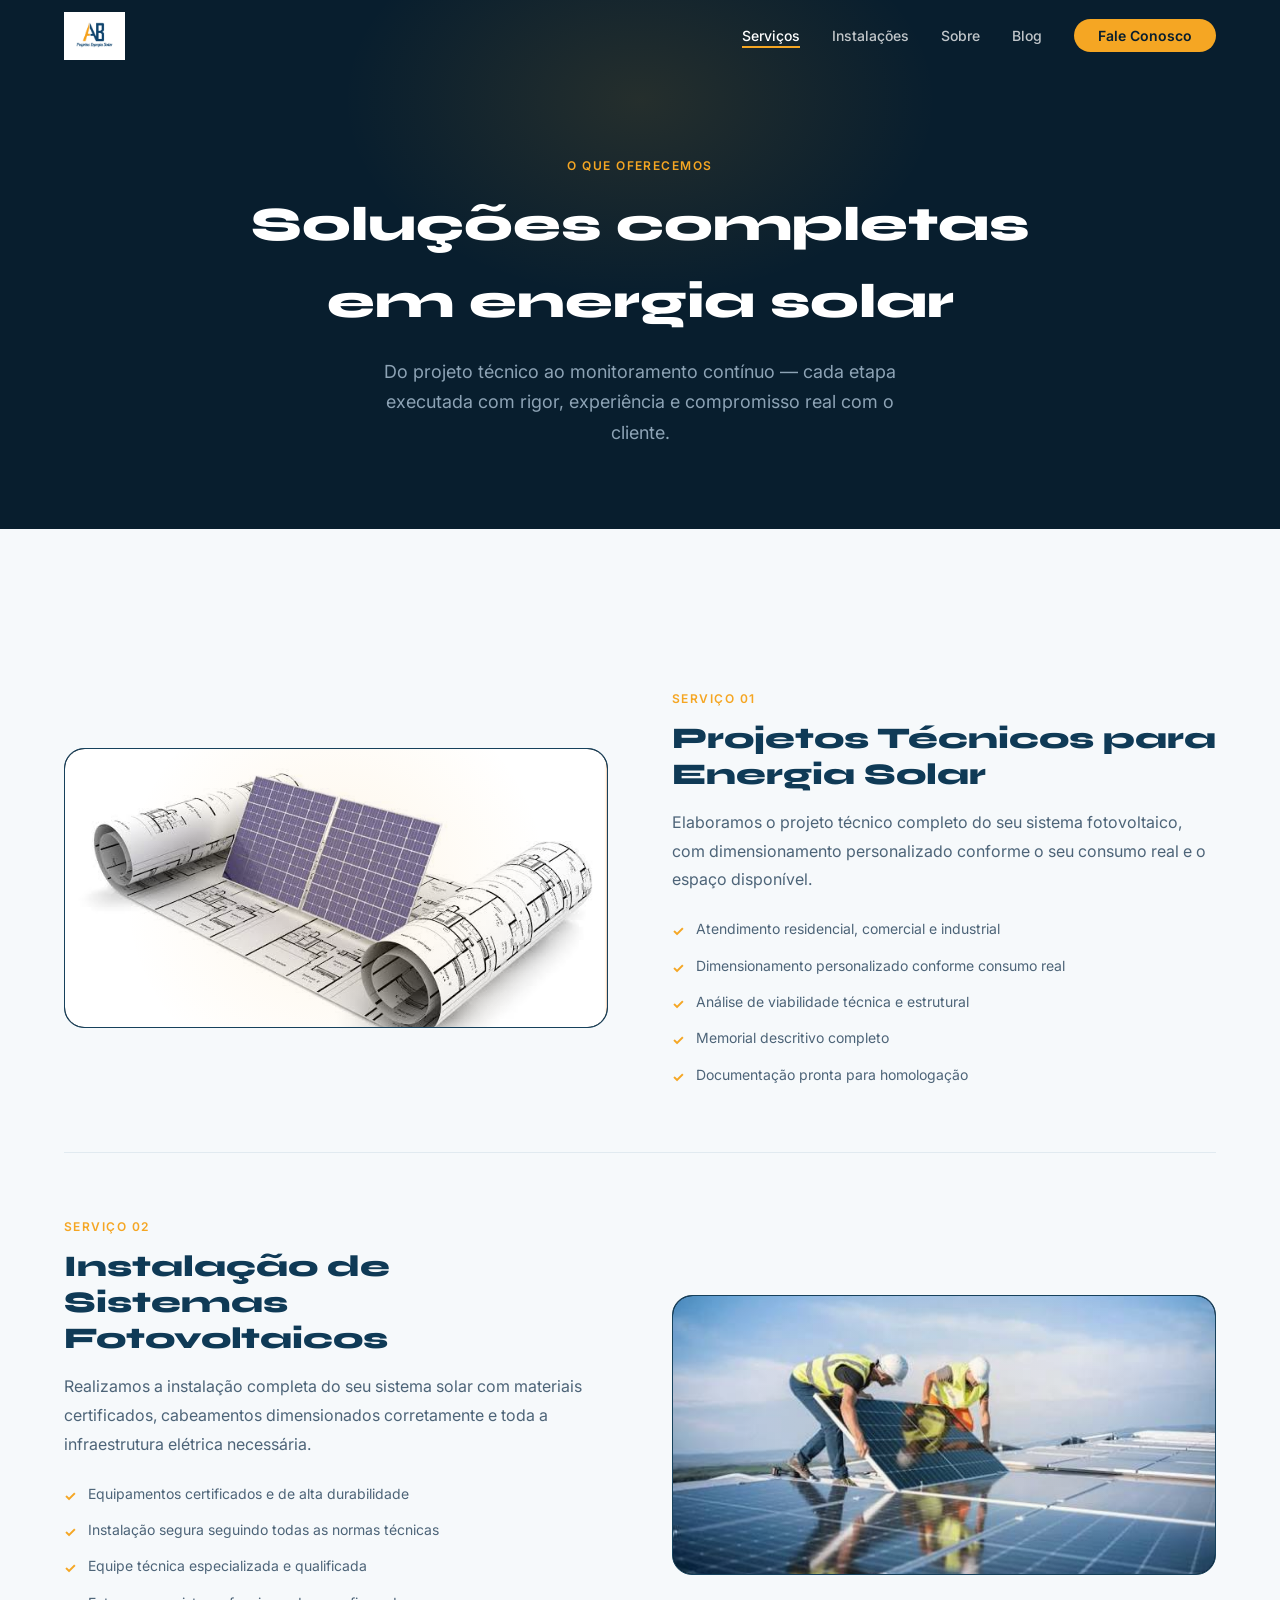
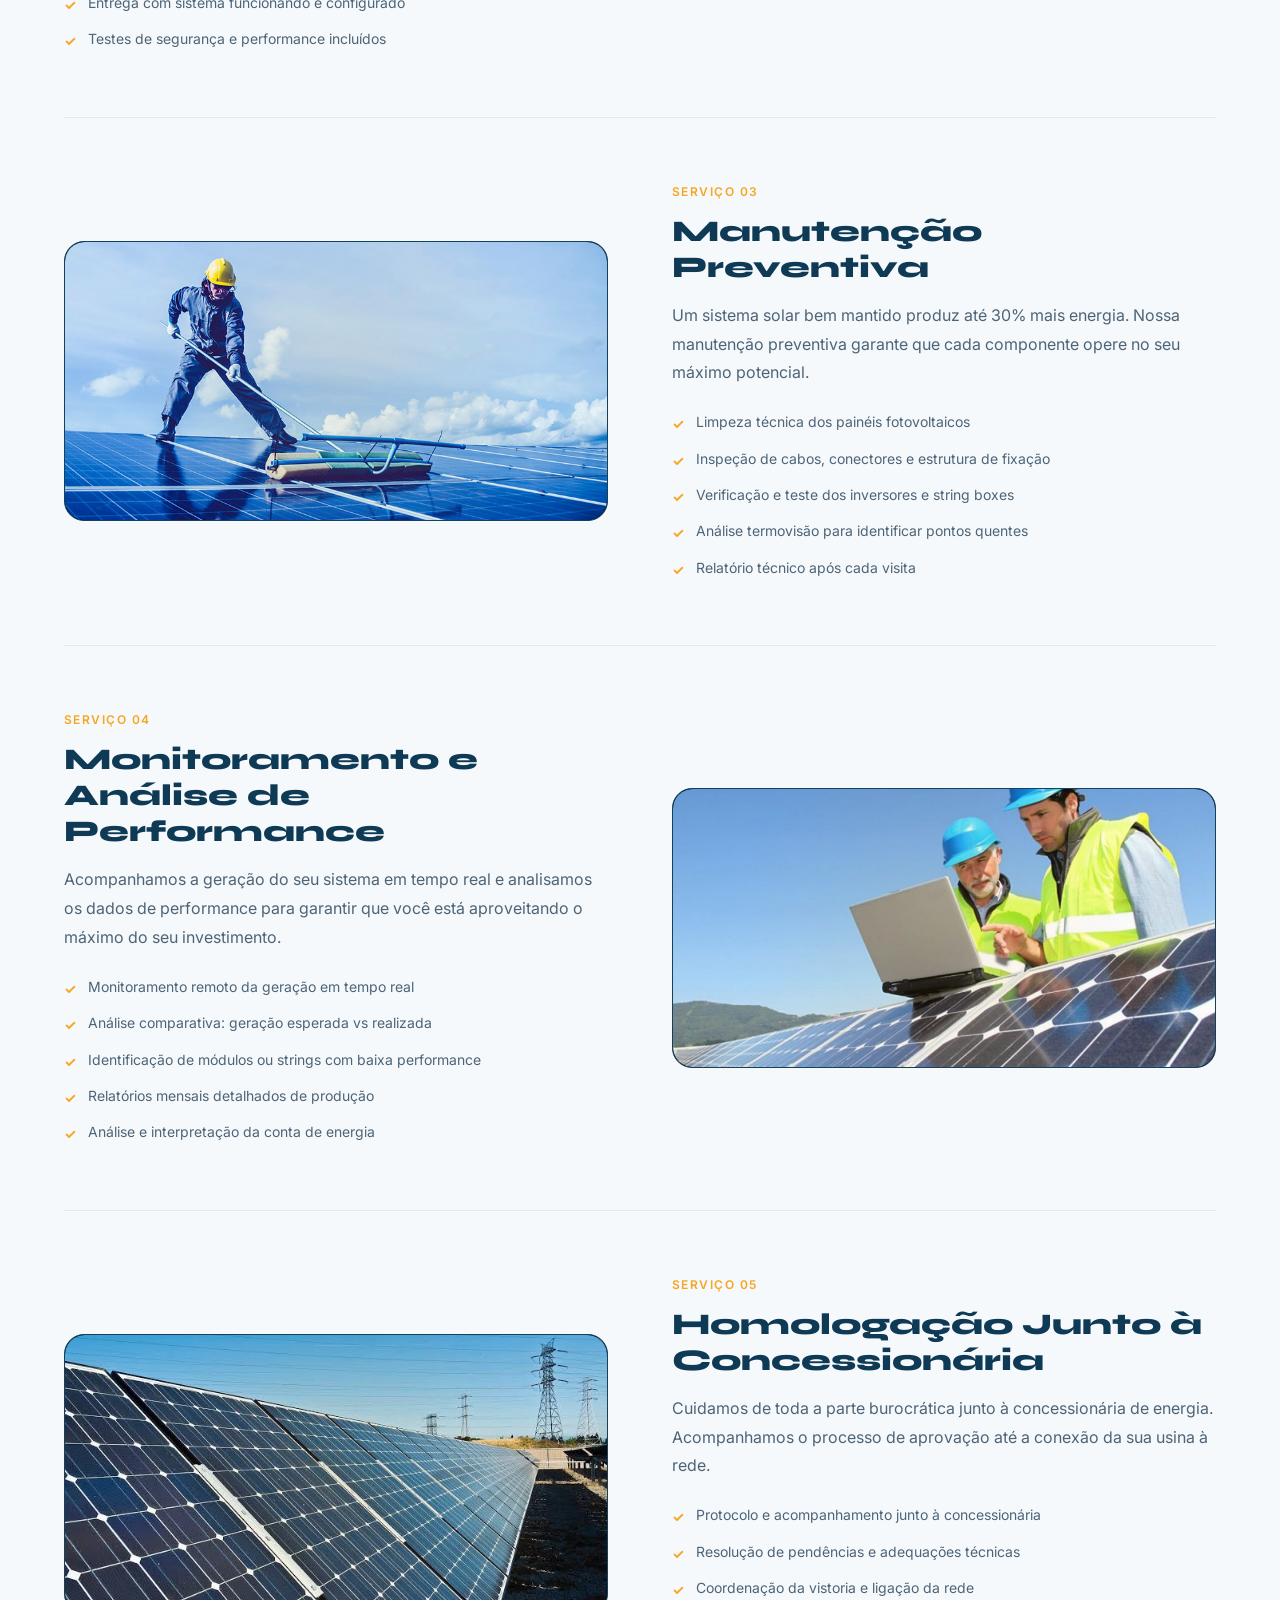
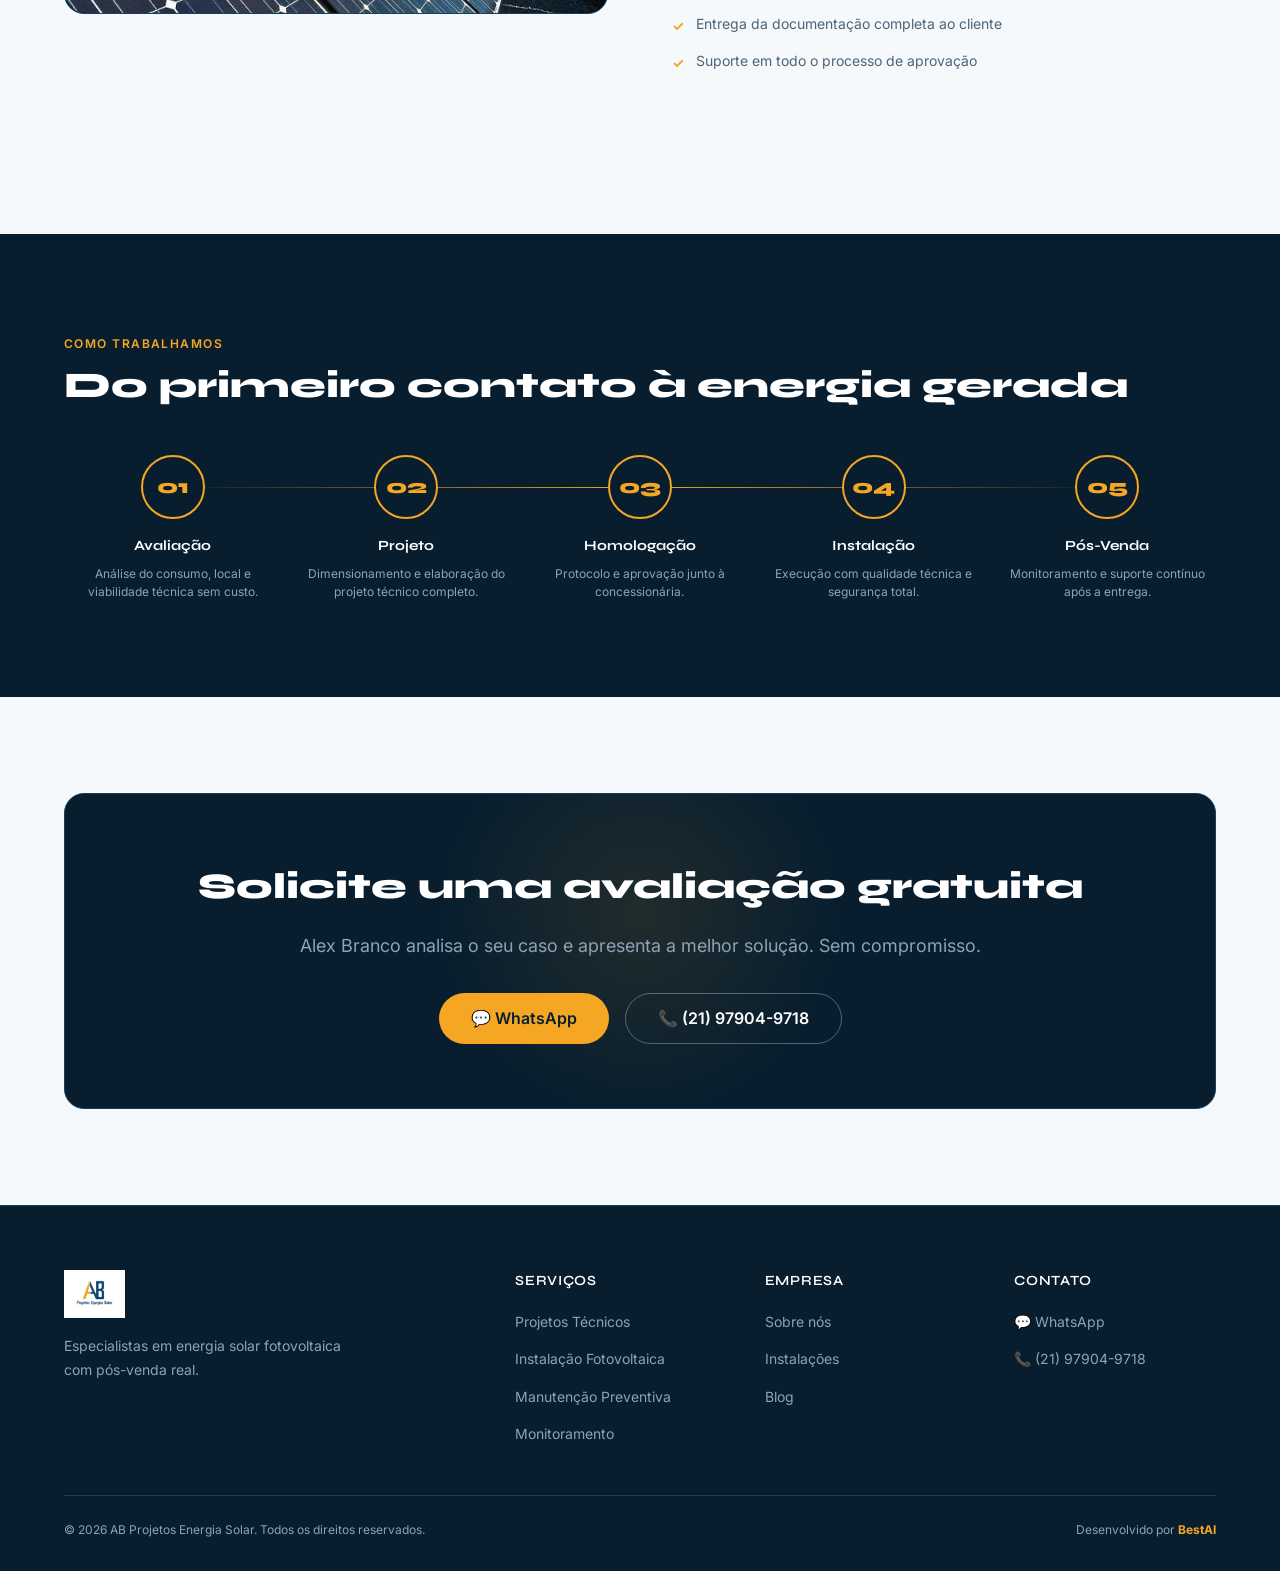
<file: pages/servicos.html>
<!DOCTYPE html>
<html lang="pt-BR">
<head>
  <meta charset="UTF-8" />
  <meta name="viewport" content="width=device-width, initial-scale=1.0" />
  <meta name="description" content="Serviços AB Projetos Energia Solar — Projetos, instalação, manutenção, monitoramento e homologação." />
  <title>Serviços — AB Projetos Energia Solar</title>
  <link rel="icon" type="image/png" href="../assets/images/Logo_AB_01.png" />
  <link rel="stylesheet" href="../assets/css/style.css" />
  <style>
    .service-detail {
      display: grid;
      grid-template-columns: 1fr 1fr;
      gap: var(--space-16);
      align-items: center;
      padding: var(--space-16) 0;
      border-bottom: 1px solid var(--color-light-border);
    }
    .service-detail:last-child { border-bottom: none; }
    .service-detail--reverse { direction: rtl; }
    .service-detail--reverse > * { direction: ltr; }
    .service-detail__visual {
      background: var(--color-dark-bg);
      border: 1px solid var(--color-dark-border);
      border-radius: var(--radius-lg);
      height: 280px;
      display: flex;
      align-items: center;
      justify-content: center;
      font-size: 6rem;
      position: relative;
      overflow: hidden;
    }
    .service-detail__visual::before {
      content: '';
      position: absolute;
      inset: 0;
      background: radial-gradient(circle at center, rgba(245,166,35,0.10) 0%, transparent 70%);
    }
    .service-detail__eyebrow {
      font-size: var(--text-xs);
      font-weight: var(--weight-semibold);
      letter-spacing: 0.12em;
      text-transform: uppercase;
      color: var(--color-yellow);
      margin-bottom: var(--space-3);
      display: block;
    }
    .service-detail__title {
      font-family: var(--font-display);
      font-size: var(--text-3xl);
      font-weight: var(--weight-black);
      color: var(--color-text-primary);
      margin-bottom: var(--space-4);
      line-height: 1.2;
    }
    .service-detail__text {
      font-size: var(--text-base);
      color: var(--color-text-secondary);
      line-height: 1.8;
      margin-bottom: var(--space-6);
    }
    .service-detail__list {
      display: flex;
      flex-direction: column;
      gap: var(--space-3);
    }
    .service-detail__list li {
      display: flex;
      align-items: flex-start;
      gap: var(--space-3);
      font-size: var(--text-sm);
      color: var(--color-text-secondary);
      line-height: 1.6;
    }
    .service-detail__list li::before {
      content: '✓';
      color: var(--color-yellow);
      font-weight: var(--weight-bold);
      flex-shrink: 0;
      margin-top: 2px;
    }
    .process-grid {
      display: grid;
      grid-template-columns: repeat(5, 1fr);
      gap: var(--space-4);
      margin-top: var(--space-12);
      position: relative;
    }
    .process-grid::before {
      content: '';
      position: absolute;
      top: 32px; left: 10%;
      width: 80%; height: 1px;
      background: linear-gradient(90deg, transparent, var(--color-yellow), transparent);
    }
    .process-step { text-align: center; position: relative; }
    .process-step__number {
      width: 64px; height: 64px;
      background: var(--color-dark-bg);
      border: 2px solid var(--color-yellow);
      border-radius: 50%;
      display: flex;
      align-items: center;
      justify-content: center;
      font-family: var(--font-display);
      font-size: var(--text-xl);
      font-weight: var(--weight-black);
      color: var(--color-yellow);
      margin: 0 auto var(--space-4);
      position: relative;
      z-index: 1;
    }
    .process-step__title {
      font-family: var(--font-display);
      font-size: var(--text-sm);
      font-weight: var(--weight-bold);
      color: #fff;
      margin-bottom: var(--space-2);
    }
    .process-step__text { font-size: var(--text-xs); color: var(--color-text-muted); line-height: 1.5; }
  </style>
</head>
<body>

  <nav class="navbar scrolled">
    <div class="container">
      <a href="../index.html" class="navbar__logo">
        <img src="../assets/images/Logo_AB_01.png" alt="AB Projetos Energia Solar" />
      </a>
      <ul class="navbar__links">
        <li><a href="servicos.html" class="active">Serviços</a></li>
        <li><a href="instalacoes.html">Instalações</a></li>
        <li><a href="sobre.html">Sobre</a></li>
        <li><a href="blog.html">Blog</a></li>
        <li><a href="../index.html#contacto" class="navbar__cta">Fale Conosco</a></li>
      </ul>
      <div class="navbar__toggle"><span></span><span></span><span></span></div>
    </div>
  </nav>

  <section class="page-hero">
    <div class="container">
      <span class="page-hero__eyebrow">O que oferecemos</span>
      <h1 class="page-hero__title">Soluções completas<br>em energia solar</h1>
      <p class="page-hero__subtitle">Do projeto técnico ao monitoramento contínuo — cada etapa executada com rigor, experiência e compromisso real com o cliente.</p>
    </div>
  </section>

  <section class="section section--light">
    <div class="container">

      <div class="service-detail">
        <div class="service-detail__visual" style="padding:0;">
            <img src="../assets/images/img9.jpg" alt="Projetos Técnicos" style="width:100%;height:100%;object-fit:cover;border-radius:var(--radius-lg);" />
          </div>
        <div>
          <span class="service-detail__eyebrow">Serviço 01</span>
          <h2 class="service-detail__title">Projetos Técnicos para Energia Solar</h2>
          <p class="service-detail__text">Elaboramos o projeto técnico completo do seu sistema fotovoltaico, com dimensionamento personalizado conforme o seu consumo real e o espaço disponível.</p>
          <ul class="service-detail__list">
            <li>Atendimento residencial, comercial e industrial</li>
            <li>Dimensionamento personalizado conforme consumo real</li>
            <li>Análise de viabilidade técnica e estrutural</li>
            <li>Memorial descritivo completo</li>
            <li>Documentação pronta para homologação</li>
          </ul>
        </div>
      </div>

      <div class="service-detail service-detail--reverse">
        <div class="service-detail__visual" style="padding:0;">
            <img src="../assets/images/img10.jpg" alt="Instalação Fotovoltaica" style="width:100%;height:100%;object-fit:cover;border-radius:var(--radius-lg);" />
          </div>
        <div>
          <span class="service-detail__eyebrow">Serviço 02</span>
          <h2 class="service-detail__title">Instalação de Sistemas Fotovoltaicos</h2>
          <p class="service-detail__text">Realizamos a instalação completa do seu sistema solar com materiais certificados, cabeamentos dimensionados corretamente e toda a infraestrutura elétrica necessária.</p>
          <ul class="service-detail__list">
            <li>Equipamentos certificados e de alta durabilidade</li>
            <li>Instalação segura seguindo todas as normas técnicas</li>
            <li>Equipe técnica especializada e qualificada</li>
            <li>Entrega com sistema funcionando e configurado</li>
            <li>Testes de segurança e performance incluídos</li>
          </ul>
        </div>
      </div>

      <div class="service-detail">
        <div class="service-detail__visual" style="padding:0;">
            <img src="../assets/images/img11.jpg" alt="Manutenção Preventiva" style="width:100%;height:100%;object-fit:cover;border-radius:var(--radius-lg);" />
          </div>
        <div>
          <span class="service-detail__eyebrow">Serviço 03</span>
          <h2 class="service-detail__title">Manutenção Preventiva</h2>
          <p class="service-detail__text">Um sistema solar bem mantido produz até 30% mais energia. Nossa manutenção preventiva garante que cada componente opere no seu máximo potencial.</p>
          <ul class="service-detail__list">
            <li>Limpeza técnica dos painéis fotovoltaicos</li>
            <li>Inspeção de cabos, conectores e estrutura de fixação</li>
            <li>Verificação e teste dos inversores e string boxes</li>
            <li>Análise termovisão para identificar pontos quentes</li>
            <li>Relatório técnico após cada visita</li>
          </ul>
        </div>
      </div>

      <div class="service-detail service-detail--reverse">
        <div class="service-detail__visual" style="padding:0;">
            <img src="../assets/images/img14.jpg" alt="Monitoramento e Performance" style="width:100%;height:100%;object-fit:cover;border-radius:var(--radius-lg);" />
          </div>
        <div>
          <span class="service-detail__eyebrow">Serviço 04</span>
          <h2 class="service-detail__title">Monitoramento e Análise de Performance</h2>
          <p class="service-detail__text">Acompanhamos a geração do seu sistema em tempo real e analisamos os dados de performance para garantir que você está aproveitando o máximo do seu investimento.</p>
          <ul class="service-detail__list">
            <li>Monitoramento remoto da geração em tempo real</li>
            <li>Análise comparativa: geração esperada vs realizada</li>
            <li>Identificação de módulos ou strings com baixa performance</li>
            <li>Relatórios mensais detalhados de produção</li>
            <li>Análise e interpretação da conta de energia</li>
          </ul>
        </div>
      </div>

      <div class="service-detail">
        <div class="service-detail__visual" style="padding:0;">
            <img src="../assets/images/img15.jpg" alt="Homologação" style="width:100%;height:100%;object-fit:cover;border-radius:var(--radius-lg);" />
          </div>
        <div>
          <span class="service-detail__eyebrow">Serviço 05</span>
          <h2 class="service-detail__title">Homologação Junto à Concessionária</h2>
          <p class="service-detail__text">Cuidamos de toda a parte burocrática junto à concessionária de energia. Acompanhamos o processo de aprovação até a conexão da sua usina à rede.</p>
          <ul class="service-detail__list">
            <li>Protocolo e acompanhamento junto à concessionária</li>
            <li>Resolução de pendências e adequações técnicas</li>
            <li>Coordenação da vistoria e ligação da rede</li>
            <li>Entrega da documentação completa ao cliente</li>
            <li>Suporte em todo o processo de aprovação</li>
          </ul>
        </div>
      </div>

    </div>
  </section>

  <section class="section section--dark">
    <div class="container">
      <div class="section__header">
        <span class="section__eyebrow">Como trabalhamos</span>
        <h2 class="section__title">Do primeiro contato à energia gerada</h2>
      </div>
      <div class="process-grid">
        <div class="process-step">
          <div class="process-step__number">01</div>
          <h3 class="process-step__title">Avaliação</h3>
          <p class="process-step__text">Análise do consumo, local e viabilidade técnica sem custo.</p>
        </div>
        <div class="process-step">
          <div class="process-step__number">02</div>
          <h3 class="process-step__title">Projeto</h3>
          <p class="process-step__text">Dimensionamento e elaboração do projeto técnico completo.</p>
        </div>
        <div class="process-step">
          <div class="process-step__number">03</div>
          <h3 class="process-step__title">Homologação</h3>
          <p class="process-step__text">Protocolo e aprovação junto à concessionária.</p>
        </div>
        <div class="process-step">
          <div class="process-step__number">04</div>
          <h3 class="process-step__title">Instalação</h3>
          <p class="process-step__text">Execução com qualidade técnica e segurança total.</p>
        </div>
        <div class="process-step">
          <div class="process-step__number">05</div>
          <h3 class="process-step__title">Pós-Venda</h3>
          <p class="process-step__text">Monitoramento e suporte contínuo após a entrega.</p>
        </div>
      </div>
    </div>
  </section>

  <section class="section cta-section">
    <div class="container">
      <div class="cta-box">
        <h2 class="cta-box__title">Solicite uma avaliação gratuita</h2>
        <p class="cta-box__subtitle">Alex Branco analisa o seu caso e apresenta a melhor solução. Sem compromisso.</p>
        <div style="display:flex;gap:var(--space-4);justify-content:center;flex-wrap:wrap;position:relative;">
          <a href="https://wa.me/5521979049718" target="_blank" class="btn btn--primary">💬 WhatsApp</a>
          <a href="tel:+5521979049718" class="btn btn--outline">📞 (21) 97904-9718</a>
        </div>
      </div>
    </div>
  </section>

  <footer class="footer">
    <div class="container">
      <div class="footer__grid">
        <div class="footer__brand">
          <img src="../assets/images/Logo_AB_01.png" alt="AB Projetos Energia Solar" />
          <p>Especialistas em energia solar fotovoltaica com pós-venda real.</p>
        </div>
        <div class="footer__col">
          <h4>Serviços</h4>
          <ul>
            <li><a href="servicos.html">Projetos Técnicos</a></li>
            <li><a href="servicos.html">Instalação Fotovoltaica</a></li>
            <li><a href="servicos.html">Manutenção Preventiva</a></li>
            <li><a href="servicos.html">Monitoramento</a></li>
          </ul>
        </div>
        <div class="footer__col">
          <h4>Empresa</h4>
          <ul>
            <li><a href="sobre.html">Sobre nós</a></li>
            <li><a href="instalacoes.html">Instalações</a></li>
            <li><a href="blog.html">Blog</a></li>
          </ul>
        </div>
        <div class="footer__col">
          <h4>Contato</h4>
          <ul>
            <li><a href="https://wa.me/5521979049718" target="_blank">💬 WhatsApp</a></li>
            <li><a href="tel:+5521979049718">📞 (21) 97904-9718</a></li>
          </ul>
        </div>
      </div>
      <div class="footer__bottom">
        <span>© 2026 AB Projetos Energia Solar. Todos os direitos reservados.</span>
        <span>Desenvolvido por <strong style="color:var(--color-yellow);">BestAI</strong></span>
      </div>
    </div>
  </footer>

  <script src="../assets/js/main.js"></script>
</body>
</html>
</file>
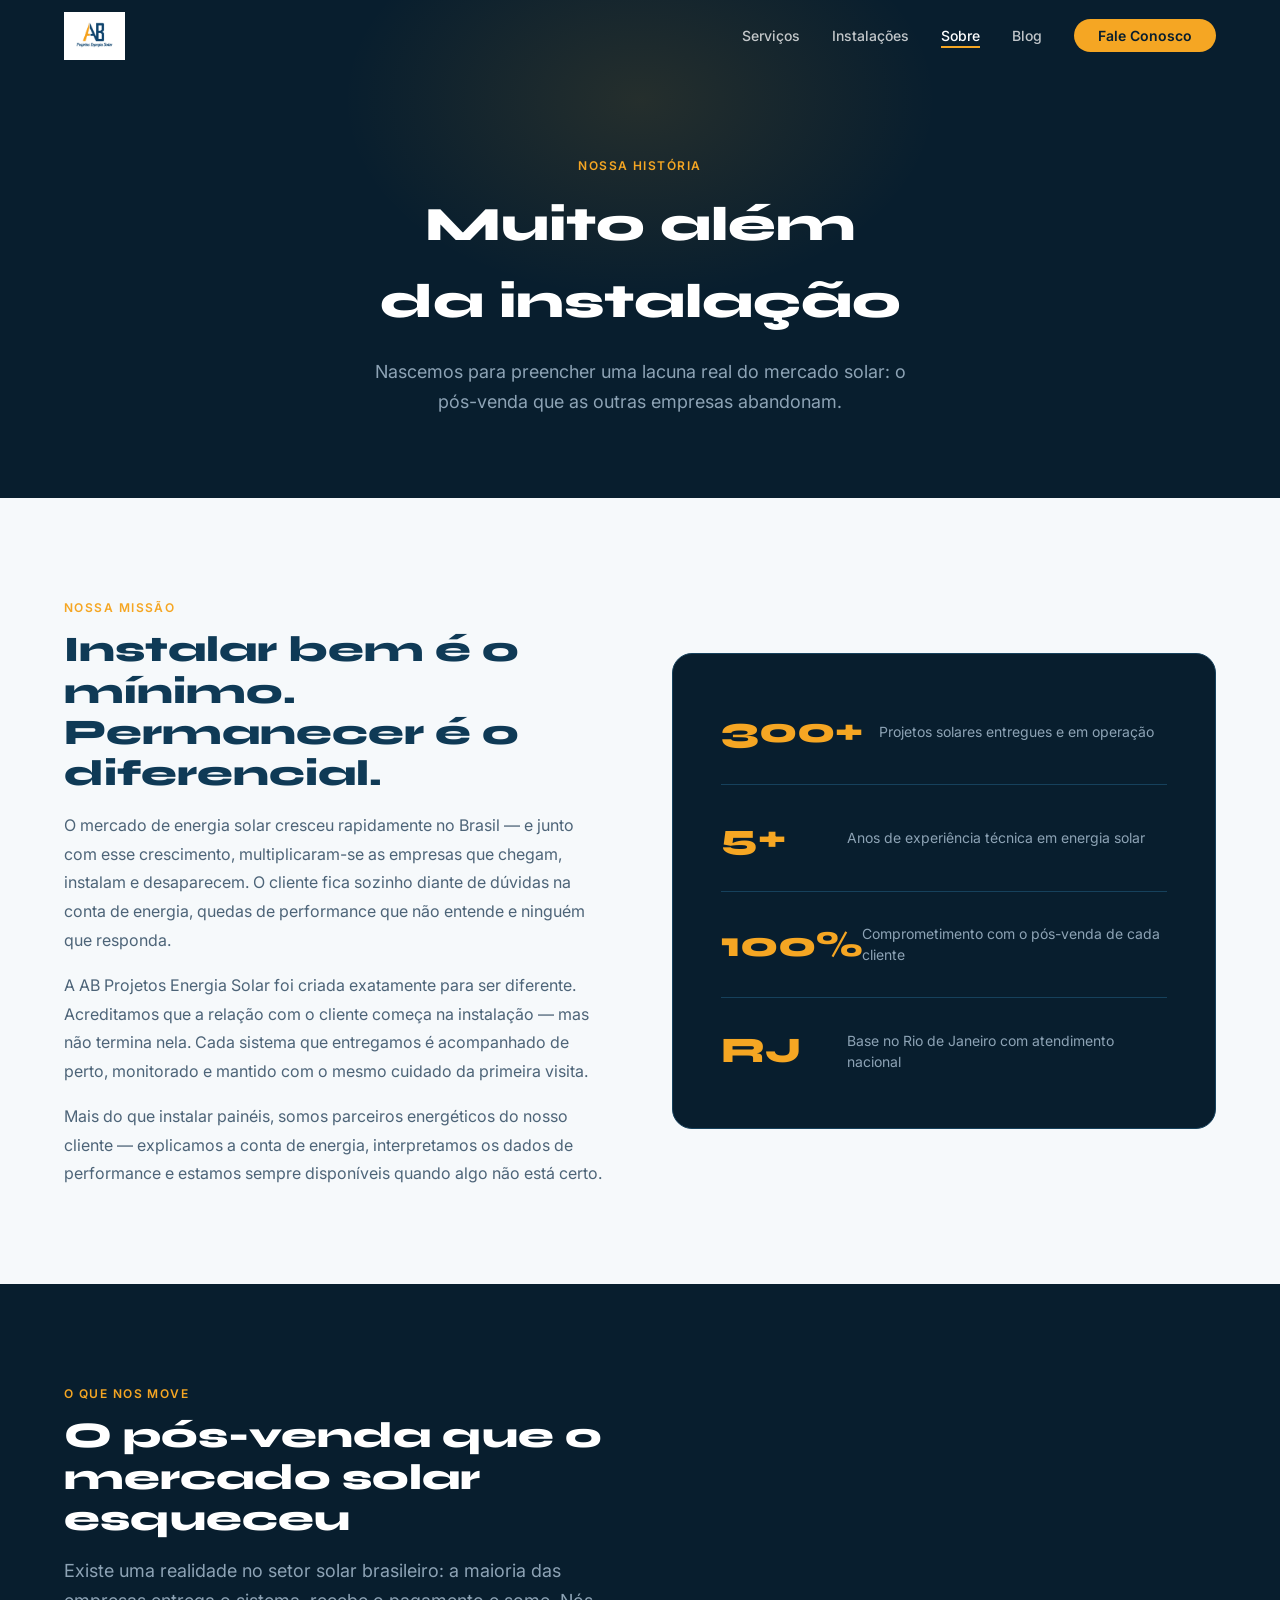
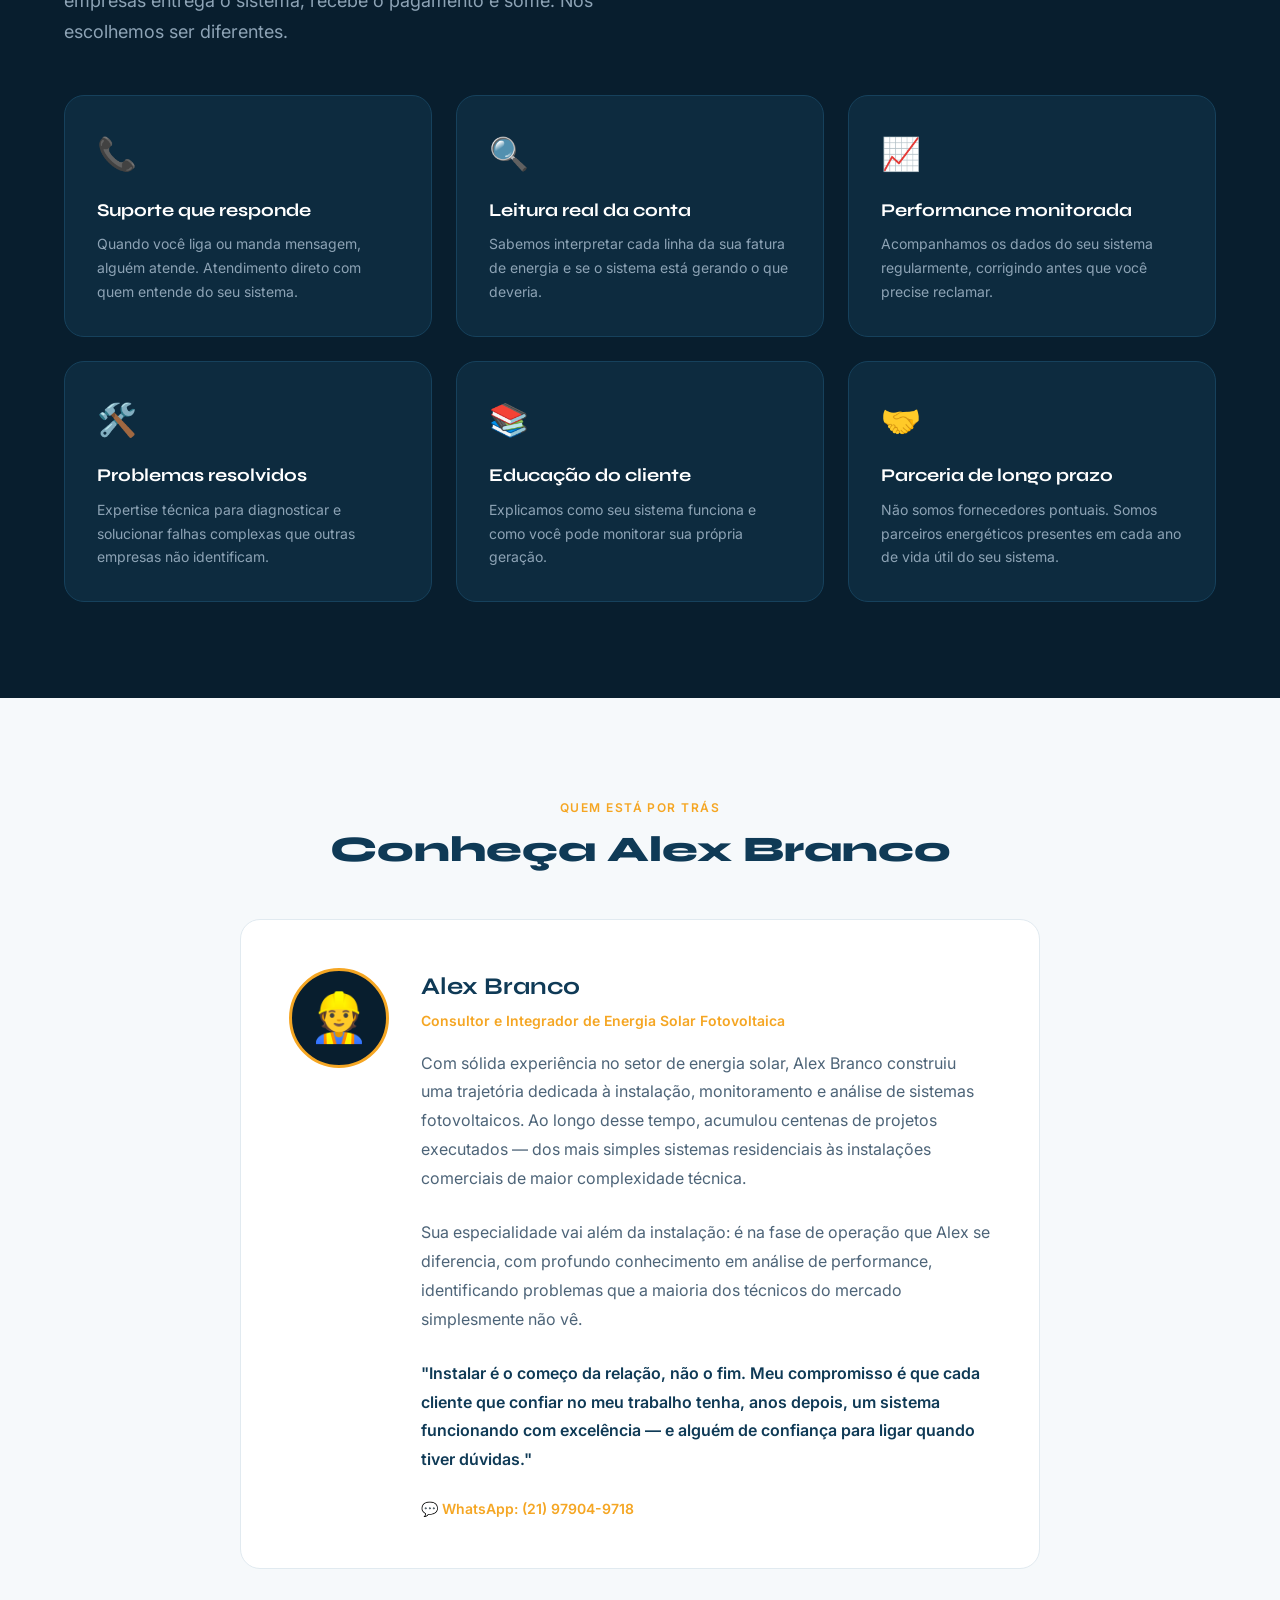
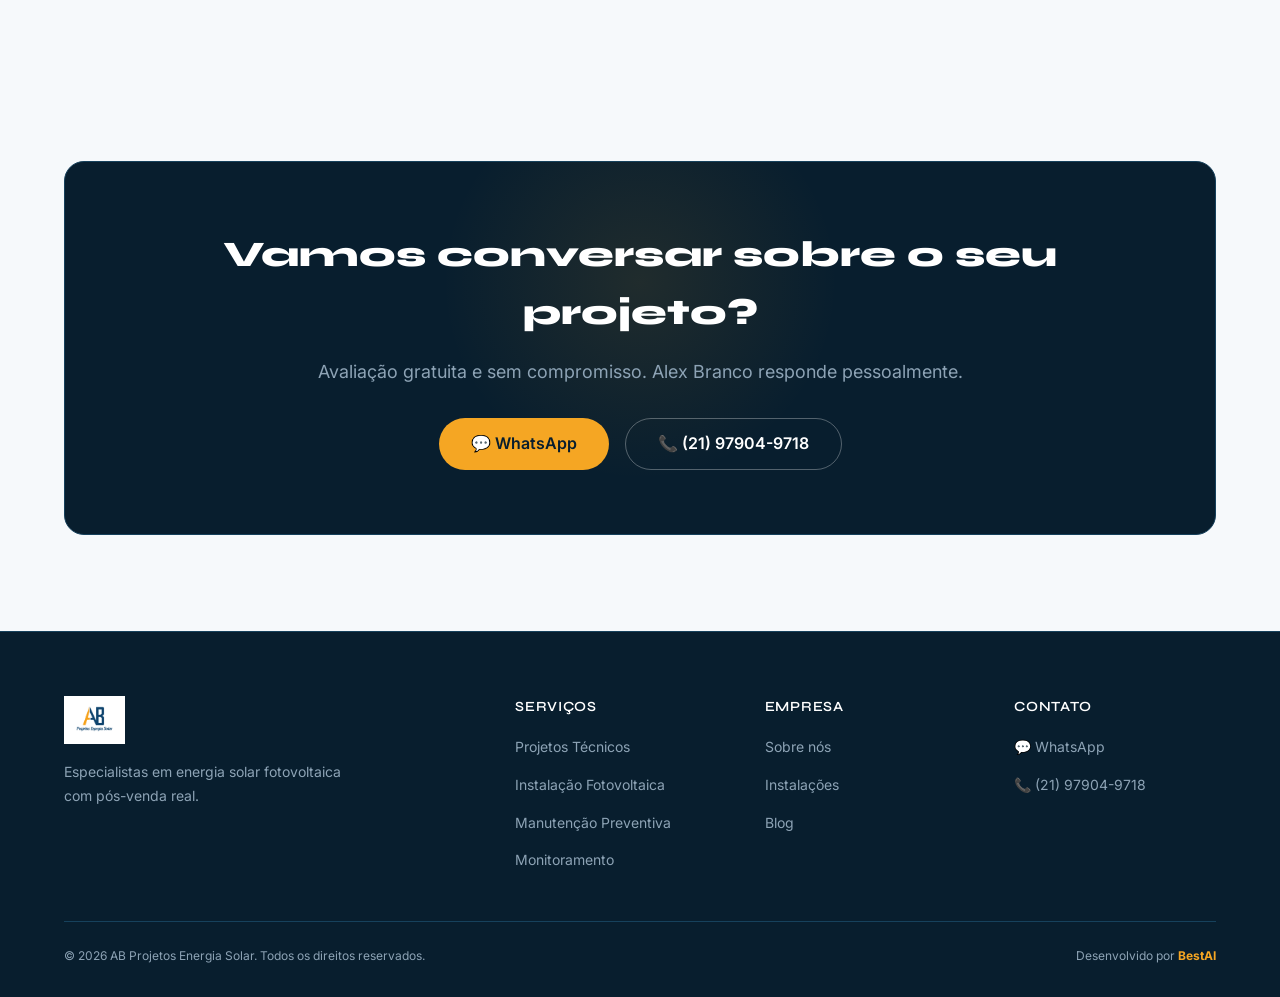
<file: pages/sobre.html>
<!DOCTYPE html>
<html lang="pt-BR">
<head>
  <meta charset="UTF-8" />
  <meta name="viewport" content="width=device-width, initial-scale=1.0" />
  <meta name="description" content="Sobre a AB Projetos Energia Solar — Alex Branco, especialista em sistemas fotovoltaicos com foco em pós-venda e performance." />
  <title>Sobre — AB Projetos Energia Solar</title>
  <link rel="icon" type="image/png" href="../assets/images/Logo_AB_01.png" />
  <link rel="stylesheet" href="../assets/css/style.css" />
  <style>
    .about-grid { display: grid; grid-template-columns: 1fr 1fr; gap: var(--space-16); align-items: center; }
    .about-visual {
      background: var(--color-dark-bg); border: 1px solid var(--color-dark-border);
      border-radius: var(--radius-lg); padding: var(--space-12);
      display: flex; flex-direction: column; gap: var(--space-6);
    }
    .about-stat { display: flex; align-items: center; gap: var(--space-4); }
    .about-stat__value {
      font-family: var(--font-display); font-size: var(--text-4xl);
      font-weight: var(--weight-black); color: var(--color-yellow); min-width: 110px;
    }
    .about-stat__label { font-size: var(--text-sm); color: var(--color-text-muted); line-height: 1.5; }
    .about-stat__divider { height: 1px; background: var(--color-dark-border); }
    .values-grid { display: grid; grid-template-columns: repeat(3, 1fr); gap: var(--space-6); margin-top: var(--space-12); }
    .value-card {
      background: var(--color-dark-surface); border: 1px solid var(--color-dark-border);
      border-radius: var(--radius-lg); padding: var(--space-8);
      transition: border-color var(--transition-normal), box-shadow var(--transition-normal);
    }
    .value-card:hover { border-color: var(--color-yellow); box-shadow: var(--shadow-yellow); }
    .value-card__icon { font-size: 2rem; margin-bottom: var(--space-4); }
    .value-card__title {
      font-family: var(--font-display); font-size: var(--text-lg);
      font-weight: var(--weight-bold); color: #fff; margin-bottom: var(--space-2);
    }
    .value-card__text { font-size: var(--text-sm); color: var(--color-text-muted); line-height: 1.7; }
    .profile-card {
      max-width: 800px; margin: var(--space-12) auto 0;
      background: var(--color-light-surface); border: 1px solid var(--color-light-border);
      border-radius: var(--radius-lg); padding: var(--space-12);
      display: grid; grid-template-columns: auto 1fr; gap: var(--space-8); align-items: start;
    }
    .profile-avatar {
      width: 100px; height: 100px; border-radius: 50%;
      background: var(--color-dark-bg); border: 3px solid var(--color-yellow);
      display: flex; align-items: center; justify-content: center; font-size: 3rem; flex-shrink: 0;
    }
    .profile-name { font-family: var(--font-display); font-size: var(--text-2xl); font-weight: var(--weight-bold); margin-bottom: var(--space-1); }
    .profile-role { font-size: var(--text-sm); color: var(--color-yellow); font-weight: var(--weight-semibold); margin-bottom: var(--space-4); }
    .profile-bio { font-size: var(--text-base); color: var(--color-text-secondary); line-height: 1.8; }
    @media (max-width: 768px) {
      .about-grid { grid-template-columns: 1fr; }
      .values-grid { grid-template-columns: 1fr; }
      .profile-card { grid-template-columns: 1fr; text-align: center; }
      .profile-avatar { margin: 0 auto; }
    }
  </style>
</head>
<body>

  <nav class="navbar scrolled">
    <div class="container">
      <a href="../index.html" class="navbar__logo">
        <img src="../assets/images/Logo_AB_01.png" alt="AB Projetos Energia Solar" />
      </a>
      <ul class="navbar__links">
        <li><a href="servicos.html">Serviços</a></li>
        <li><a href="instalacoes.html">Instalações</a></li>
        <li><a href="sobre.html" class="active">Sobre</a></li>
        <li><a href="blog.html">Blog</a></li>
        <li><a href="../index.html#contacto" class="navbar__cta">Fale Conosco</a></li>
      </ul>
      <div class="navbar__toggle"><span></span><span></span><span></span></div>
    </div>
  </nav>

  <section class="page-hero">
    <div class="container">
      <span class="page-hero__eyebrow">Nossa história</span>
      <h1 class="page-hero__title">Muito além<br>da instalação</h1>
      <p class="page-hero__subtitle">Nascemos para preencher uma lacuna real do mercado solar: o pós-venda que as outras empresas abandonam.</p>
    </div>
  </section>

  <section class="section section--light">
    <div class="container">
      <div class="about-grid">
        <div>
          <span class="section__eyebrow">Nossa missão</span>
          <h2 class="section__title">Instalar bem é o mínimo.<br>Permanecer é o diferencial.</h2>
          <p style="font-size:var(--text-base);color:var(--color-text-secondary);line-height:1.8;margin-bottom:var(--space-4);">O mercado de energia solar cresceu rapidamente no Brasil — e junto com esse crescimento, multiplicaram-se as empresas que chegam, instalam e desaparecem. O cliente fica sozinho diante de dúvidas na conta de energia, quedas de performance que não entende e ninguém que responda.</p>
          <p style="font-size:var(--text-base);color:var(--color-text-secondary);line-height:1.8;margin-bottom:var(--space-4);">A AB Projetos Energia Solar foi criada exatamente para ser diferente. Acreditamos que a relação com o cliente começa na instalação — mas não termina nela. Cada sistema que entregamos é acompanhado de perto, monitorado e mantido com o mesmo cuidado da primeira visita.</p>
          <p style="font-size:var(--text-base);color:var(--color-text-secondary);line-height:1.8;">Mais do que instalar painéis, somos parceiros energéticos do nosso cliente — explicamos a conta de energia, interpretamos os dados de performance e estamos sempre disponíveis quando algo não está certo.</p>
        </div>
        <div class="about-visual">
          <div class="about-stat">
            <span class="about-stat__value">300+</span>
            <span class="about-stat__label">Projetos solares entregues e em operação</span>
          </div>
          <div class="about-stat__divider"></div>
          <div class="about-stat">
            <span class="about-stat__value">5+</span>
            <span class="about-stat__label">Anos de experiência técnica em energia solar</span>
          </div>
          <div class="about-stat__divider"></div>
          <div class="about-stat">
            <span class="about-stat__value">100%</span>
            <span class="about-stat__label">Comprometimento com o pós-venda de cada cliente</span>
          </div>
          <div class="about-stat__divider"></div>
          <div class="about-stat">
            <span class="about-stat__value">RJ</span>
            <span class="about-stat__label">Base no Rio de Janeiro com atendimento nacional</span>
          </div>
        </div>
      </div>
    </div>
  </section>

  <section class="section section--dark">
    <div class="container">
      <div class="section__header" style="max-width:700px;">
        <span class="section__eyebrow">O que nos move</span>
        <h2 class="section__title">O pós-venda que o mercado solar esqueceu</h2>
        <p class="section__subtitle">Existe uma realidade no setor solar brasileiro: a maioria das empresas entrega o sistema, recebe o pagamento e some. Nós escolhemos ser diferentes.</p>
      </div>
      <div class="values-grid">
        <div class="value-card">
          <div class="value-card__icon">📞</div>
          <h3 class="value-card__title">Suporte que responde</h3>
          <p class="value-card__text">Quando você liga ou manda mensagem, alguém atende. Atendimento direto com quem entende do seu sistema.</p>
        </div>
        <div class="value-card">
          <div class="value-card__icon">🔍</div>
          <h3 class="value-card__title">Leitura real da conta</h3>
          <p class="value-card__text">Sabemos interpretar cada linha da sua fatura de energia e se o sistema está gerando o que deveria.</p>
        </div>
        <div class="value-card">
          <div class="value-card__icon">📈</div>
          <h3 class="value-card__title">Performance monitorada</h3>
          <p class="value-card__text">Acompanhamos os dados do seu sistema regularmente, corrigindo antes que você precise reclamar.</p>
        </div>
        <div class="value-card">
          <div class="value-card__icon">🛠️</div>
          <h3 class="value-card__title">Problemas resolvidos</h3>
          <p class="value-card__text">Expertise técnica para diagnosticar e solucionar falhas complexas que outras empresas não identificam.</p>
        </div>
        <div class="value-card">
          <div class="value-card__icon">📚</div>
          <h3 class="value-card__title">Educação do cliente</h3>
          <p class="value-card__text">Explicamos como seu sistema funciona e como você pode monitorar sua própria geração.</p>
        </div>
        <div class="value-card">
          <div class="value-card__icon">🤝</div>
          <h3 class="value-card__title">Parceria de longo prazo</h3>
          <p class="value-card__text">Não somos fornecedores pontuais. Somos parceiros energéticos presentes em cada ano de vida útil do seu sistema.</p>
        </div>
      </div>
    </div>
  </section>

  <section class="section section--light">
    <div class="container">
      <div class="section__header" style="text-align:center;">
        <span class="section__eyebrow">Quem está por trás</span>
        <h2 class="section__title">Conheça Alex Branco</h2>
      </div>
      <div class="profile-card">
        <div class="profile-avatar">👷</div>
        <div>
          <h3 class="profile-name">Alex Branco</h3>
          <p class="profile-role">Consultor e Integrador de Energia Solar Fotovoltaica</p>
          <p class="profile-bio">
            Com sólida experiência no setor de energia solar, Alex Branco construiu uma trajetória dedicada à instalação, monitoramento e análise de sistemas fotovoltaicos. Ao longo desse tempo, acumulou centenas de projetos executados — dos mais simples sistemas residenciais às instalações comerciais de maior complexidade técnica.
          </p>
          <br />
          <p class="profile-bio">
            Sua especialidade vai além da instalação: é na fase de operação que Alex se diferencia, com profundo conhecimento em análise de performance, identificando problemas que a maioria dos técnicos do mercado simplesmente não vê.
          </p>
          <br />
          <p class="profile-bio" style="font-weight:600;color:var(--color-text-primary);">
            "Instalar é o começo da relação, não o fim. Meu compromisso é que cada cliente que confiar no meu trabalho tenha, anos depois, um sistema funcionando com excelência — e alguém de confiança para ligar quando tiver dúvidas."
          </p>
          <div style="display:flex;gap:var(--space-4);margin-top:var(--space-6);flex-wrap:wrap;">
            <a href="https://wa.me/5521979049718" target="_blank" style="display:flex;align-items:center;gap:6px;font-size:var(--text-sm);color:var(--color-yellow);font-weight:var(--weight-semibold);">💬 WhatsApp: (21) 97904-9718</a>
          </div>
        </div>
      </div>
    </div>
  </section>

  <section class="section cta-section">
    <div class="container">
      <div class="cta-box">
        <h2 class="cta-box__title">Vamos conversar sobre o seu projeto?</h2>
        <p class="cta-box__subtitle">Avaliação gratuita e sem compromisso. Alex Branco responde pessoalmente.</p>
        <div style="display:flex;gap:var(--space-4);justify-content:center;flex-wrap:wrap;position:relative;">
          <a href="https://wa.me/5521979049718" target="_blank" class="btn btn--primary">💬 WhatsApp</a>
          <a href="tel:+5521979049718" class="btn btn--outline">📞 (21) 97904-9718</a>
        </div>
      </div>
    </div>
  </section>

  <footer class="footer">
    <div class="container">
      <div class="footer__grid">
        <div class="footer__brand">
          <img src="../assets/images/Logo_AB_01.png" alt="AB Projetos Energia Solar" />
          <p>Especialistas em energia solar fotovoltaica com pós-venda real.</p>
        </div>
        <div class="footer__col">
          <h4>Serviços</h4>
          <ul>
            <li><a href="servicos.html">Projetos Técnicos</a></li>
            <li><a href="servicos.html">Instalação Fotovoltaica</a></li>
            <li><a href="servicos.html">Manutenção Preventiva</a></li>
            <li><a href="servicos.html">Monitoramento</a></li>
          </ul>
        </div>
        <div class="footer__col">
          <h4>Empresa</h4>
          <ul>
            <li><a href="sobre.html">Sobre nós</a></li>
            <li><a href="instalacoes.html">Instalações</a></li>
            <li><a href="blog.html">Blog</a></li>
          </ul>
        </div>
        <div class="footer__col">
          <h4>Contato</h4>
          <ul>
            <li><a href="https://wa.me/5521979049718" target="_blank">💬 WhatsApp</a></li>
            <li><a href="tel:+5521979049718">📞 (21) 97904-9718</a></li>
          </ul>
        </div>
      </div>
      <div class="footer__bottom">
        <span>© 2026 AB Projetos Energia Solar. Todos os direitos reservados.</span>
        <span>Desenvolvido por <strong style="color:var(--color-yellow);">BestAI</strong></span>
      </div>
    </div>
  </footer>

  <script src="../assets/js/main.js"></script>
</body>
</html>
</file>
<file: assets/css/style.css>
/* ============================================
   AB PROJETOS ENERGIA SOLAR — GLOBAL STYLES
   ============================================ */

   @import url('https://fonts.googleapis.com/css2?family=Syne:wght@400;600;700;800&family=Inter:wght@300;400;500;600&display=swap');
   @import './theme.css';
   
   *, *::before, *::after { box-sizing: border-box; margin: 0; padding: 0; }
   html { scroll-behavior: smooth; font-size: 16px; }
   body {
     font-family: var(--font-body);
     color: var(--color-text-primary);
     background: var(--color-light-bg);
     line-height: 1.6;
     -webkit-font-smoothing: antialiased;
   }
   img { max-width: 100%; display: block; }
   a   { text-decoration: none; color: inherit; }
   ul  { list-style: none; }
   
   /* ── CONTAINER ── */
   .container {
     width: 100%;
     max-width: var(--container-max);
     margin: 0 auto;
     padding: 0 var(--space-6);
   }
   
   /* ── NAVBAR ── */
   .navbar {
     position: fixed;
     top: 0; left: 0; right: 0;
     height: var(--nav-height);
     z-index: 100;
     transition: background var(--transition-normal), box-shadow var(--transition-normal);
   }
   .navbar.scrolled {
     background: rgba(8,30,46,0.97);
     backdrop-filter: blur(12px);
     box-shadow: 0 2px 20px rgba(0,0,0,0.3);
   }
   .navbar .container {
     height: 100%;
     display: flex;
     align-items: center;
     justify-content: space-between;
   }
   .navbar__logo img { height: 48px; width: auto; }
   .navbar__links {
     display: flex;
     align-items: center;
     gap: var(--space-8);
   }
   .navbar__links a {
     font-size: var(--text-sm);
     font-weight: var(--weight-medium);
     color: rgba(255,255,255,0.75);
     transition: color var(--transition-fast);
     position: relative;
   }
   .navbar__links a::after {
     content: '';
     position: absolute;
     bottom: -4px; left: 0;
     width: 0; height: 2px;
     background: var(--color-yellow);
     transition: width var(--transition-normal);
   }
   .navbar__links a:hover,
   .navbar__links a.active { color: #fff; }
   .navbar__links a:hover::after,
   .navbar__links a.active::after { width: 100%; }
   
   .navbar__cta {
     background: var(--color-yellow) !important;
     color: var(--color-dark-bg) !important;
     font-weight: var(--weight-semibold) !important;
     padding: var(--space-2) var(--space-6);
     border-radius: var(--radius-full);
     transition: background var(--transition-fast), box-shadow var(--transition-fast) !important;
   }
   .navbar__cta:hover {
     background: var(--color-orange) !important;
     box-shadow: var(--shadow-yellow) !important;
   }
   .navbar__cta::after { display: none !important; }
   
   .navbar__toggle {
     display: none;
     flex-direction: column;
     gap: 5px;
     cursor: pointer;
     padding: var(--space-2);
   }
   .navbar__toggle span {
     display: block;
     width: 24px; height: 2px;
     background: #fff;
     border-radius: 2px;
     transition: transform var(--transition-normal), opacity var(--transition-normal);
   }
   
   /* ── BUTTONS ── */
   .btn {
     display: inline-flex;
     align-items: center;
     gap: var(--space-2);
     padding: var(--space-3) var(--space-8);
     border-radius: var(--radius-full);
     font-family: var(--font-body);
     font-size: var(--text-base);
     font-weight: var(--weight-semibold);
     cursor: pointer;
     border: none;
     transition: all var(--transition-normal);
     white-space: nowrap;
   }
   .btn--primary {
     background: var(--color-yellow);
     color: var(--color-dark-bg);
   }
   .btn--primary:hover {
     background: var(--color-orange);
     box-shadow: var(--shadow-yellow);
     transform: translateY(-2px);
   }
   .btn--outline {
     background: transparent;
     color: #fff;
     border: 1.5px solid rgba(255,255,255,0.3);
   }
   .btn--outline:hover {
     border-color: var(--color-yellow);
     color: var(--color-yellow);
     transform: translateY(-2px);
   }
   .btn--blue {
     background: var(--color-blue-mid);
     color: #fff;
   }
   .btn--blue:hover {
     background: var(--color-blue-dark);
     box-shadow: var(--shadow-blue);
     transform: translateY(-2px);
   }
   
   /* ── SECTIONS ── */
   .section { padding: var(--space-24) 0; }
   .section--dark    { background: var(--color-dark-bg); color: #fff; }
   .section--light   { background: var(--color-light-bg); }
   .section--surface { background: var(--color-light-surface); }
   .section--blue    { background: var(--color-blue-dark); color: #fff; }
   
   .section__eyebrow {
     display: inline-block;
     font-size: var(--text-xs);
     font-weight: var(--weight-semibold);
     letter-spacing: 0.12em;
     text-transform: uppercase;
     color: var(--color-yellow);
     margin-bottom: var(--space-3);
   }
   .section__title {
     font-family: var(--font-display);
     font-size: var(--text-4xl);
     font-weight: var(--weight-black);
     line-height: 1.15;
     margin-bottom: var(--space-4);
   }
   .section__subtitle {
     font-size: var(--text-lg);
     color: var(--color-text-secondary);
     max-width: 560px;
     line-height: 1.7;
   }
   .section--dark .section__subtitle,
   .section--blue .section__subtitle { color: var(--color-text-muted); }
   .section__header { margin-bottom: var(--space-12); }
   
   /* ── CARDS ── */
   .card {
     background: var(--color-light-surface);
     border: 1px solid var(--color-light-border);
     border-radius: var(--radius-lg);
     padding: var(--space-8);
     transition: box-shadow var(--transition-normal), transform var(--transition-normal), border-color var(--transition-normal);
   }
   .card:hover {
     box-shadow: var(--shadow-lg);
     transform: translateY(-4px);
     border-color: var(--color-yellow);
   }
   .card--dark {
     background: var(--color-dark-surface);
     border-color: var(--color-dark-border);
   }
   .card--dark:hover { box-shadow: var(--shadow-yellow); }
   .card__icon {
     width: 52px; height: 52px;
     background: var(--color-yellow-glow);
     border-radius: var(--radius-md);
     display: flex;
     align-items: center;
     justify-content: center;
     margin-bottom: var(--space-4);
     font-size: 1.5rem;
   }
   .card__title {
     font-family: var(--font-display);
     font-size: var(--text-xl);
     font-weight: var(--weight-bold);
     margin-bottom: var(--space-2);
   }
   .card__text {
     font-size: var(--text-sm);
     color: var(--color-text-secondary);
     line-height: 1.7;
   }
   .card--dark .card__text { color: var(--color-text-muted); }
   
   /* ── PAGE HERO (páginas internas) ── */
   .page-hero {
     background: var(--color-dark-bg);
     padding: calc(var(--nav-height) + var(--space-20)) 0 var(--space-20);
     position: relative;
     overflow: hidden;
     text-align: center;
   }
   .page-hero::before {
     content: '';
     position: absolute;
     top: -100px; left: 50%;
     transform: translateX(-50%);
     width: 600px; height: 400px;
     background: radial-gradient(ellipse, rgba(245,166,35,0.12) 0%, transparent 70%);
     pointer-events: none;
   }
   .page-hero__eyebrow {
     display: inline-block;
     font-size: var(--text-xs);
     font-weight: var(--weight-semibold);
     letter-spacing: 0.12em;
     text-transform: uppercase;
     color: var(--color-yellow);
     margin-bottom: var(--space-3);
   }
   .page-hero__title {
     font-family: var(--font-display);
     font-size: var(--text-5xl);
     font-weight: var(--weight-black);
     color: #fff;
     margin-bottom: var(--space-4);
     position: relative;
   }
   .page-hero__subtitle {
     font-size: var(--text-lg);
     color: var(--color-text-muted);
     max-width: 540px;
     margin: 0 auto;
     line-height: 1.7;
   }
   
   /* ── FOOTER ── */
   .footer {
     background: var(--color-dark-bg);
     color: var(--color-text-muted);
     padding: var(--space-16) 0 var(--space-8);
     border-top: 1px solid var(--color-dark-border);
   }
   .footer__grid {
     display: grid;
     grid-template-columns: 2fr 1fr 1fr 1fr;
     gap: var(--space-12);
     margin-bottom: var(--space-12);
   }
   .footer__brand img { height: 48px; margin-bottom: var(--space-4); }
   .footer__brand p   { font-size: var(--text-sm); line-height: 1.7; max-width: 280px; }
   .footer__col h4 {
     font-family: var(--font-display);
     font-size: var(--text-sm);
     font-weight: var(--weight-semibold);
     color: #fff;
     margin-bottom: var(--space-4);
     letter-spacing: 0.05em;
     text-transform: uppercase;
   }
   .footer__col ul { display: flex; flex-direction: column; gap: var(--space-3); }
   .footer__col ul li a {
     font-size: var(--text-sm);
     color: var(--color-text-muted);
     transition: color var(--transition-fast);
   }
   .footer__col ul li a:hover { color: var(--color-yellow); }
   .footer__bottom {
     border-top: 1px solid var(--color-dark-border);
     padding-top: var(--space-6);
     display: flex;
     justify-content: space-between;
     align-items: center;
     font-size: var(--text-xs);
   }
   
   /* ── HERO HOME ── */
   .hero {
     min-height: 100vh;
     background: var(--color-dark-bg);
     position: relative;
     overflow: hidden;
     display: flex;
     flex-direction: column;
     justify-content: center;
     padding-top: var(--nav-height);
   }
   .hero__bg { position: absolute; inset: 0; pointer-events: none; }
   .hero__orb {
     position: absolute;
     border-radius: 50%;
     filter: blur(80px);
   }
   .hero__orb--1 {
     width: 500px; height: 500px;
     background: rgba(245,166,35,0.10);
     top: -100px; right: -100px;
   }
   .hero__orb--2 {
     width: 350px; height: 350px;
     background: rgba(27,90,130,0.15);
     bottom: 50px; left: -80px;
   }
   .hero__grid {
     position: absolute; inset: 0;
     background-image:
       linear-gradient(rgba(245,166,35,0.04) 1px, transparent 1px),
       linear-gradient(90deg, rgba(245,166,35,0.04) 1px, transparent 1px);
     background-size: 60px 60px;
   }
   .hero__content {
     display: grid;
     grid-template-columns: 1fr 1fr;
     align-items: center;
     gap: var(--space-16);
     padding-top: var(--space-20);
     padding-bottom: var(--space-16);
     position: relative;
     z-index: 1;
   }
   .hero__text { max-width: 560px; }
   .hero__title {
     font-family: var(--font-display);
     font-size: var(--text-6xl);
     font-weight: var(--weight-black);
     color: #fff;
     line-height: 1.05;
     margin: var(--space-4) 0 var(--space-6);
   }
   .hero__title span { color: var(--color-yellow); }
   .hero__subtitle {
     font-size: var(--text-lg);
     color: var(--color-text-muted);
     line-height: 1.7;
     margin-bottom: var(--space-8);
     max-width: 480px;
   }
   .hero__actions { display: flex; gap: var(--space-4); flex-wrap: wrap; }
   
   /* Hero visual */
   .hero__visual {
     position: relative;
     display: flex;
     justify-content: center;
     align-items: center;
     height: 400px;
   }
   .hero__logo-glow {
     width: 280px; height: 280px;
     background: var(--color-dark-surface);
     border: 1px solid var(--color-dark-border);
     border-radius: 50%;
     display: flex;
     align-items: center;
     justify-content: center;
     box-shadow: 0 0 60px rgba(245,166,35,0.15);
     animation: pulse-ab 3s ease-in-out infinite;
     overflow: hidden;
   }
   .hero__logo-glow img { width: 75%; height: auto; }
   @keyframes pulse-ab {
     0%,100% { box-shadow: 0 0 60px rgba(245,166,35,0.15); }
     50%      { box-shadow: 0 0 100px rgba(245,166,35,0.30); }
   }
   .hero__card-float {
     position: absolute;
     background: var(--color-dark-surface);
     border: 1px solid var(--color-dark-border);
     border-radius: var(--radius-md);
     padding: var(--space-3) var(--space-4);
     display: flex;
     align-items: center;
     gap: var(--space-2);
     font-size: var(--text-sm);
     color: #fff;
     font-weight: var(--weight-medium);
     box-shadow: var(--shadow-md);
     animation: float-ab 4s ease-in-out infinite;
   }
   .hero__card-float--1 { top: 20px; left: -20px; animation-delay: 0s; }
   .hero__card-float--2 { bottom: 20px; right: -20px; animation-delay: 1.5s; }
   @keyframes float-ab {
     0%,100% { transform: translateY(0); }
     50%     { transform: translateY(-10px); }
   }
   
   /* Stats bar */
   .hero__stats {
     display: flex;
     align-items: center;
     justify-content: center;
     gap: var(--space-12);
     padding: var(--space-8) var(--space-12);
     background: var(--color-dark-surface);
     border: 1px solid var(--color-dark-border);
     border-radius: var(--radius-lg);
     margin-bottom: var(--space-16);
     position: relative;
     z-index: 1;
   }
   .stat-item { display: flex; flex-direction: column; align-items: center; gap: var(--space-1); }
   .stat-item__value {
     font-family: var(--font-display);
     font-size: var(--text-3xl);
     font-weight: var(--weight-black);
     color: var(--color-yellow);
   }
   .stat-item__label { font-size: var(--text-xs); color: var(--color-text-muted); text-align: center; }
   .stat-item__divider { width: 1px; height: 48px; background: var(--color-dark-border); }
   
   /* Services grid */
   .services__grid {
     display: grid;
     grid-template-columns: repeat(3, 1fr);
     gap: var(--space-6);
   }
   
   /* Sectors tags */
   .sectors__grid { display: flex; flex-wrap: wrap; gap: var(--space-4); margin-top: var(--space-8); }
   .sector-tag {
     background: var(--color-dark-surface);
     border: 1px solid var(--color-dark-border);
     border-radius: var(--radius-full);
     padding: var(--space-3) var(--space-6);
     font-size: var(--text-sm);
     font-weight: var(--weight-medium);
     color: #fff;
     display: flex;
     align-items: center;
     gap: var(--space-2);
     transition: border-color var(--transition-fast), box-shadow var(--transition-fast);
   }
   .sector-tag:hover { border-color: var(--color-yellow); box-shadow: var(--shadow-yellow); }
   
   /* CTA box */
   .cta-section { background: var(--color-light-bg); }
   .cta-box {
     background: var(--color-dark-bg);
     border: 1px solid var(--color-dark-border);
     border-radius: var(--radius-lg);
     padding: var(--space-16) var(--space-12);
     text-align: center;
     position: relative;
     overflow: hidden;
   }
   .cta-box::before {
     content: '';
     position: absolute;
     top: -80px; left: 50%;
     transform: translateX(-50%);
     width: 400px; height: 400px;
     background: radial-gradient(circle, rgba(245,166,35,0.10) 0%, transparent 70%);
     pointer-events: none;
   }
   .cta-box__title {
     font-family: var(--font-display);
     font-size: var(--text-4xl);
     font-weight: var(--weight-black);
     color: #fff;
     margin-bottom: var(--space-4);
     position: relative;
   }
   .cta-box__subtitle {
     font-size: var(--text-lg);
     color: var(--color-text-muted);
     margin-bottom: var(--space-8);
     position: relative;
   }
   
   /* Mobile menu */
   .navbar__links.open {
     display: flex;
     flex-direction: column;
     position: fixed;
     top: var(--nav-height); left: 0; right: 0;
     background: rgba(8,30,46,0.98);
     backdrop-filter: blur(12px);
     padding: var(--space-8) var(--space-6);
     gap: var(--space-6);
     border-bottom: 1px solid var(--color-dark-border);
   }
   
   /* Scroll reveal */
   .revealed { opacity: 1 !important; transform: translateY(0) !important; }
   
   /* ── RESPONSIVE ── */
   @media (max-width: 900px) {
     .navbar__links  { display: none; }
     .navbar__toggle {
       display: flex !important;
       flex-direction: column;
       gap: 5px;
       cursor: pointer;
       padding: 8px;
       margin-left: auto;
     }
     .hero__content  { grid-template-columns: 1fr; text-align: center; padding-top: var(--space-12); }
     .hero__title    { font-size: var(--text-4xl); }
     .hero__subtitle { margin: 0 auto var(--space-8); }
     .hero__actions  { justify-content: center; }
     .hero__visual   { display: none; }
     .hero__stats    { flex-direction: column; gap: var(--space-6); }
     .stat-item__divider { width: 48px; height: 1px; }
     .services__grid { grid-template-columns: 1fr; }
     .section__title { font-size: var(--text-3xl); }
     .page-hero__title { font-size: var(--text-3xl); }
     .footer__grid   { grid-template-columns: 1fr 1fr; gap: var(--space-8); }
     .footer__bottom { flex-direction: column; gap: var(--space-3); text-align: center; }
     .cta-box        { padding: var(--space-12) var(--space-6); }
     .cta-box__title { font-size: var(--text-2xl); }
   }
   @media (max-width: 480px) {
     .section        { padding: var(--space-16) 0; }
     .section__title { font-size: var(--text-2xl); }
     .footer__grid   { grid-template-columns: 1fr; }
     .hero__title    { font-size: var(--text-3xl); }
     html, body { overflow-x: hidden; max-width: 100%; }
   }
   
   /* ── OVERFLOW FIX MOBILE ── */
   html, body { overflow-x: hidden; max-width: 100%; }
   @media (max-width: 900px) {
     .container { padding: 0 var(--space-4); overflow: hidden; }
     div[style*="repeat(2,1fr)"],
     div[style*="repeat(2, 1fr)"] { grid-template-columns: 1fr !important; }
     .gallery-grid { grid-template-columns: 1fr !important; }
     .service-detail { grid-template-columns: 1fr !important; direction: ltr !important; }
     .about-grid { grid-template-columns: 1fr !important; }
     .values-grid { grid-template-columns: 1fr !important; }
     .stats-bar { grid-template-columns: 1fr 1fr !important; }
     .process-grid { grid-template-columns: 1fr 1fr !important; }
     .process-grid::before { display: none; }
     .blog-grid { grid-template-columns: 1fr !important; }
     .profile-card { grid-template-columns: 1fr !important; text-align: center; }
     .profile-avatar { margin: 0 auto; }
     .newsletter__form { flex-direction: column; }
   }
</file>
